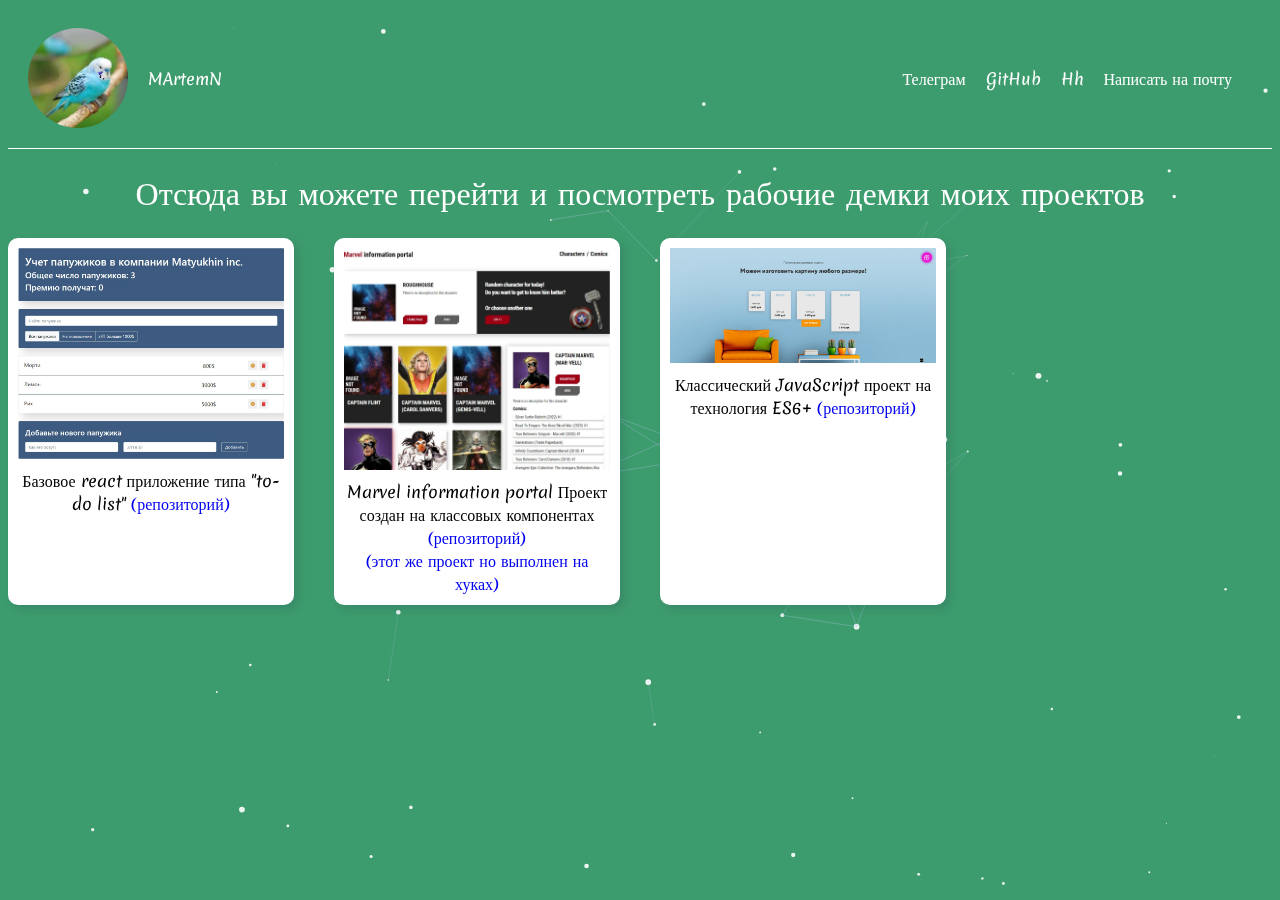
<file: index.html>
<!DOCTYPE html>
<html lang="ru">
<head>
    <meta charset="UTF-8">
    <meta http-equiv="X-UA-Compatible" content="IE=edge">
    <meta name="viewport" content="width=device-width, initial-scale=1.0">
    <title>MArtemN.github.io</title>
    <link rel="stylesheet" href="css/style.min.css">
    <link rel="preconnect" href="https://fonts.googleapis.com">
    <link rel="preconnect" href="https://fonts.gstatic.com" crossorigin>
    <link href="https://fonts.googleapis.com/css2?family=Merienda:wght@400;700&display=swap" rel="stylesheet">
</head>
<body>
    <canvas id="stars"></canvas>
    <header>
        <div class="logo">
            <a href="https://github.com/MArtemN">
                <img src="img/logo.jpg" alt="logo-birds">
                MArtemN
            </a>
        </div>

        <ul>
            <li><a href="https://t.me/MArtemN">Телеграм</a></li>
            <li><a href="https://github.com/MArtemN">GitHub</a></li>
            <li><a href="https://tula.hh.ru/resume/3318c3f7ff095279a20039ed1f354837484c6b">Hh</a></li>
            <li><a href="mailto:ma@webvibe.ru">Написать на почту</a></li>
        </ul>
    </header>
    
    <div class="container">
        <h1>Отсюда вы можете перейти и посмотреть рабочие демки моих проектов</h1>
        <div class="project__container">
            <div class="project__container__item">
                <a class="custom_link" href="https://martemn.github.io/employees-list">
                    <img src="img/employees-app.jpg" alt="employees-app">
                </a>
                <div class="descr">Базовое react приложение типа "to-do list"
                    <a href="https://github.com/MArtemN/react-employees-list-to-do">(репозиторий)</a>
                </div>
            </div>
            <div class="project__container__item">
                <a class="custom_link" href="https://martemn.github.io/marvel-class">
                    <img src="img/marvel-class.jpg" alt="employees-app">
                </a>
                <div class="descr">Marvel information portal Проект создан на классовых компонентах
                    <a href="https://github.com/MArtemN/marvel-react-class">(репозиторий)</a><br>
                    <a href="https://github.com/MArtemN/marvel-react-hooks">(этот же проект но выполнен на хуках)</a>
                </div>
            </div>
            <div class="project__container__item">
                <a class="custom_link" href="https://martemn.github.io/picture-art">
                    <img src="img/picture-art.jpg" alt="picture-art">
                </a>
                <div class="descr">Классический JavaScript проект на технология ES6+
                    <a href="https://github.com/MArtemN/picture-art">(репозиторий)</a>
                </div>
            </div>
        </div>
    </div>
    <script src="js/stars.js" type="text/javascript"></script>
</body>
</html>
</file>
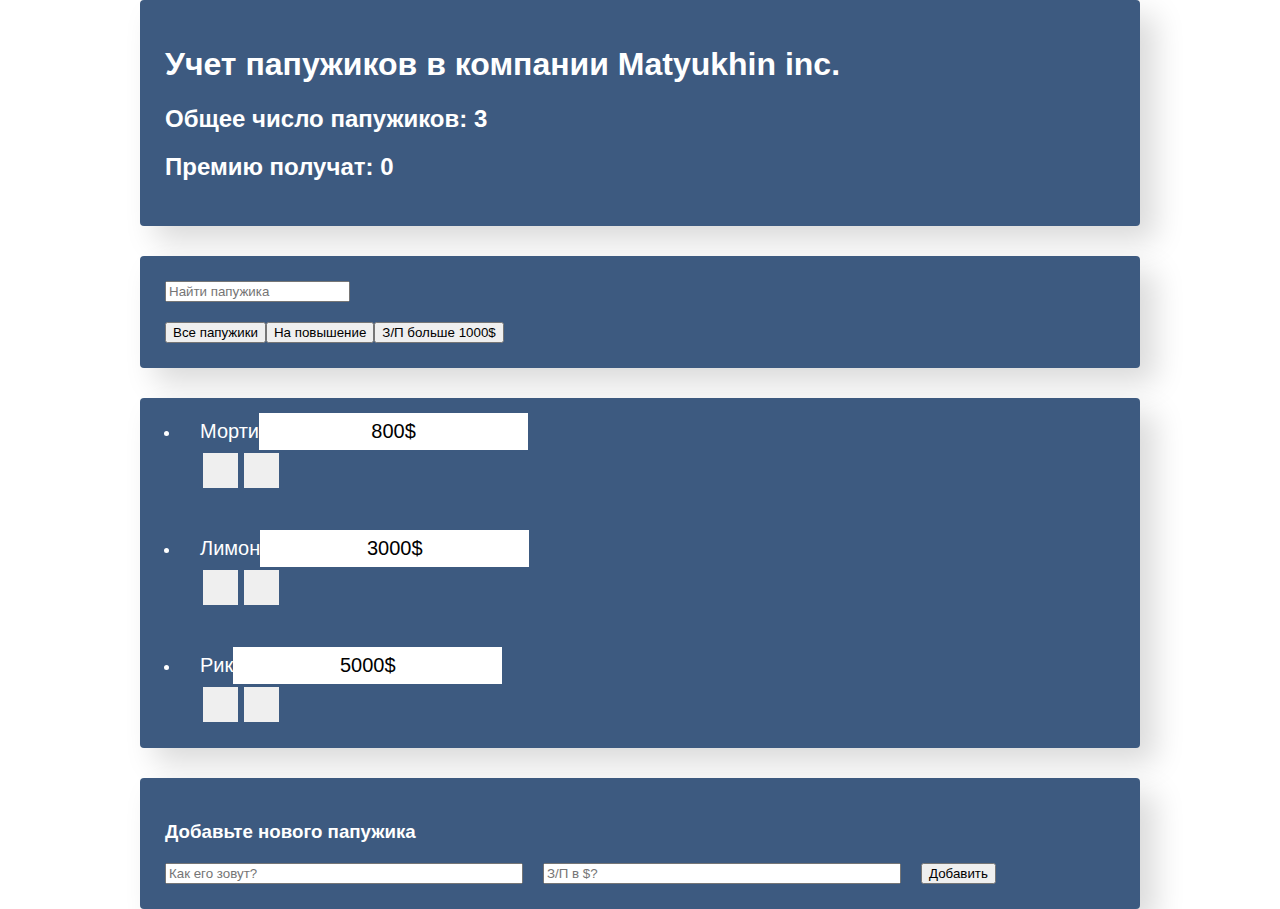
<file: employees-list/index.html>
<!doctype html><html lang="en"><head><meta charset="utf-8"/><link rel="icon" href="favicon.ico"/><meta name="viewport" content="width=device-width,initial-scale=1"/><meta name="theme-color" content="#000000"/><meta name="description" content="Web site created using create-react-app"/><link href="https://cdn.jsdelivr.net/npm/bootstrap@5.1.3/dist/css/bootstrap.min.css" rel="stylesheet" integrity="sha384-1BmE4kWBq78iYhFldvKuhfTAU6auU8tT94WrHftjDbrCEXSU1oBoqyl2QvZ6jIW3" crossorigin="anonymous"><link rel="stylesheet" href="https://cdnjs.cloudflare.com/ajax/libs/font-awesome/6.1.2/css/all.min.css" integrity="sha512-1sCRPdkRXhBV2PBLUdRb4tMg1w2YPf37qatUFeS7zlBy7jJI8Lf4VHwWfZZfpXtYSLy85pkm9GaYVYMfw5BC1A==" crossorigin="anonymous" referrerpolicy="no-referrer"/><title>React App</title><script defer="defer" src="static/js/main.55bba32e.js"></script><link href="static/css/main.29ec7597.css" rel="stylesheet"></head><body><noscript>You need to enable JavaScript to run this app.</noscript><div id="root"></div></body></html>
</file>
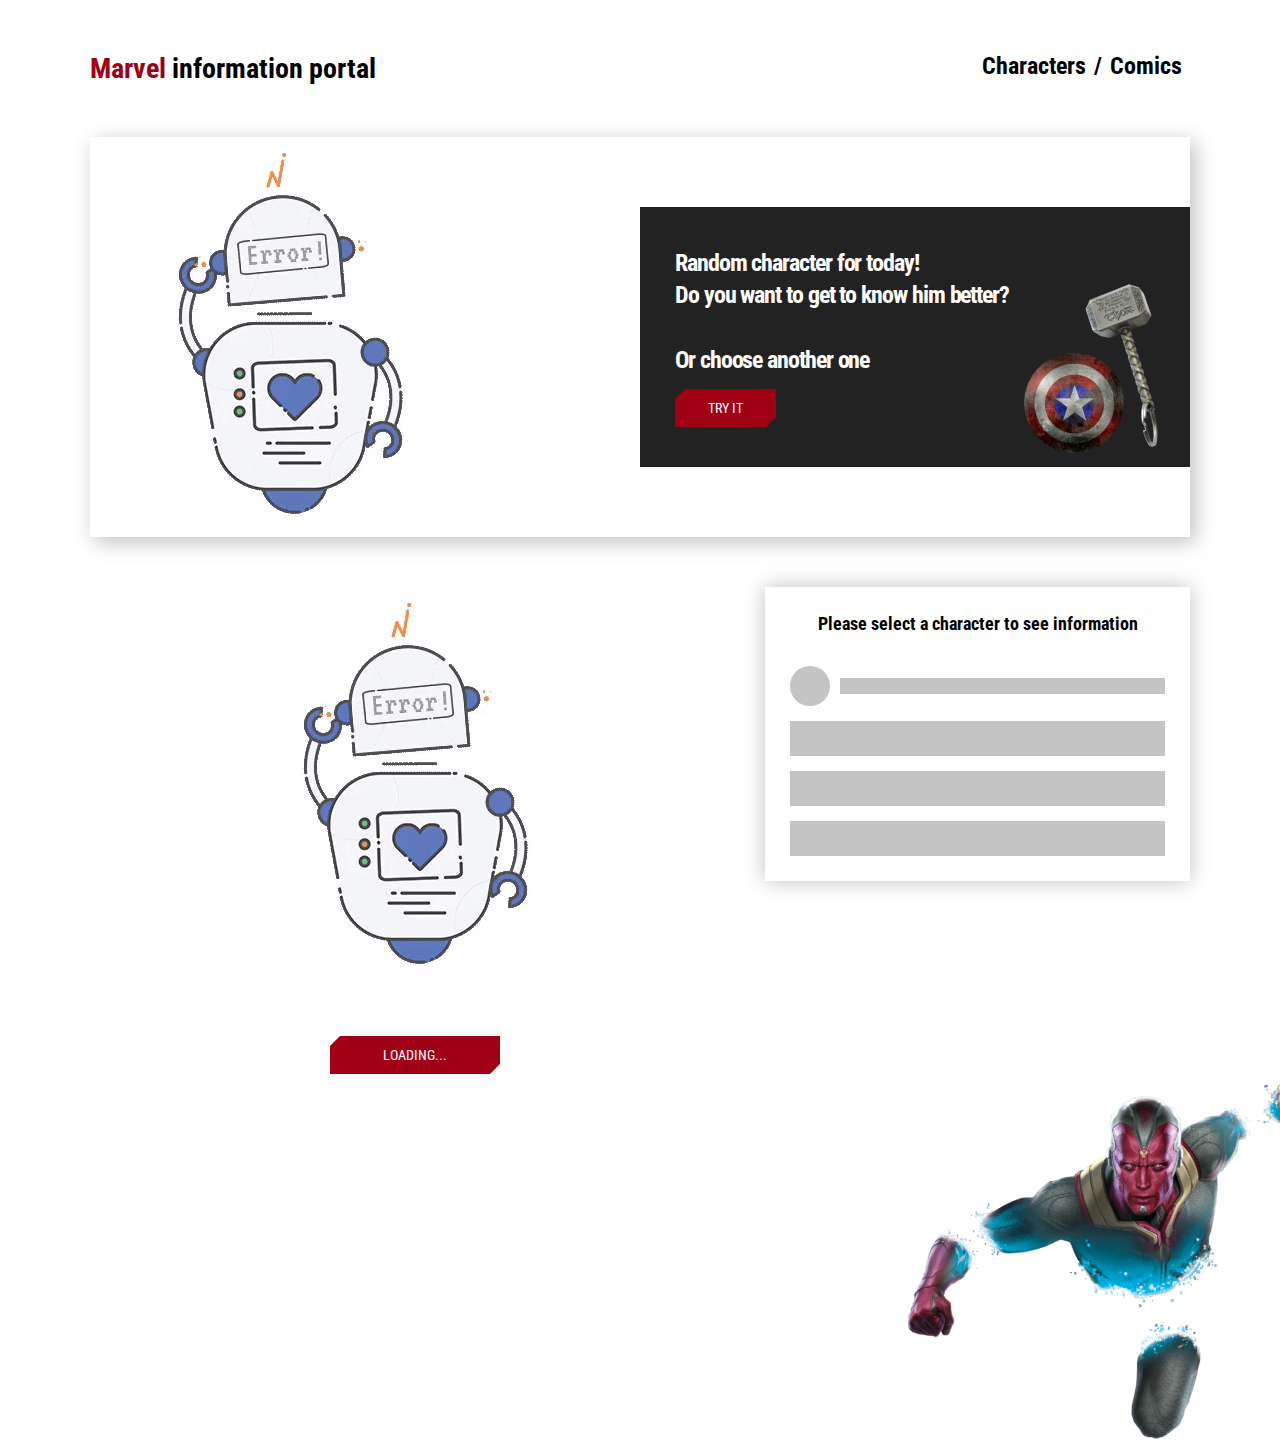
<file: marvel-class/index.html>
<!doctype html><html lang="en"><head><meta charset="utf-8"/><link rel="icon" href="/marvel-class/favicon.ico"/><meta name="viewport" content="width=device-width,initial-scale=1"/><meta name="theme-color" content="#000000"/><meta name="description" content="Marvel information portal"/><title>Marvel information portal</title><link href="/marvel-class/static/css/main.a68352c3.chunk.css" rel="stylesheet"></head><body><noscript>You need to enable JavaScript to run this app.</noscript><div id="root"></div><script>!function(e){function r(r){for(var n,l,a=r[0],f=r[1],i=r[2],c=0,s=[];c<a.length;c++)l=a[c],Object.prototype.hasOwnProperty.call(o,l)&&o[l]&&s.push(o[l][0]),o[l]=0;for(n in f)Object.prototype.hasOwnProperty.call(f,n)&&(e[n]=f[n]);for(p&&p(r);s.length;)s.shift()();return u.push.apply(u,i||[]),t()}function t(){for(var e,r=0;r<u.length;r++){for(var t=u[r],n=!0,a=1;a<t.length;a++){var f=t[a];0!==o[f]&&(n=!1)}n&&(u.splice(r--,1),e=l(l.s=t[0]))}return e}var n={},o={1:0},u=[];function l(r){if(n[r])return n[r].exports;var t=n[r]={i:r,l:!1,exports:{}};return e[r].call(t.exports,t,t.exports,l),t.l=!0,t.exports}l.m=e,l.c=n,l.d=function(e,r,t){l.o(e,r)||Object.defineProperty(e,r,{enumerable:!0,get:t})},l.r=function(e){"undefined"!=typeof Symbol&&Symbol.toStringTag&&Object.defineProperty(e,Symbol.toStringTag,{value:"Module"}),Object.defineProperty(e,"__esModule",{value:!0})},l.t=function(e,r){if(1&r&&(e=l(e)),8&r)return e;if(4&r&&"object"==typeof e&&e&&e.__esModule)return e;var t=Object.create(null);if(l.r(t),Object.defineProperty(t,"default",{enumerable:!0,value:e}),2&r&&"string"!=typeof e)for(var n in e)l.d(t,n,function(r){return e[r]}.bind(null,n));return t},l.n=function(e){var r=e&&e.__esModule?function(){return e.default}:function(){return e};return l.d(r,"a",r),r},l.o=function(e,r){return Object.prototype.hasOwnProperty.call(e,r)},l.p="/marvel-class/";var a=this.webpackJsonpmarvel=this.webpackJsonpmarvel||[],f=a.push.bind(a);a.push=r,a=a.slice();for(var i=0;i<a.length;i++)r(a[i]);var p=f;t()}([])</script><script src="/marvel-class/static/js/2.5e8bb286.chunk.js"></script><script src="/marvel-class/static/js/main.b0cb2a46.chunk.js"></script></body></html>
</file>
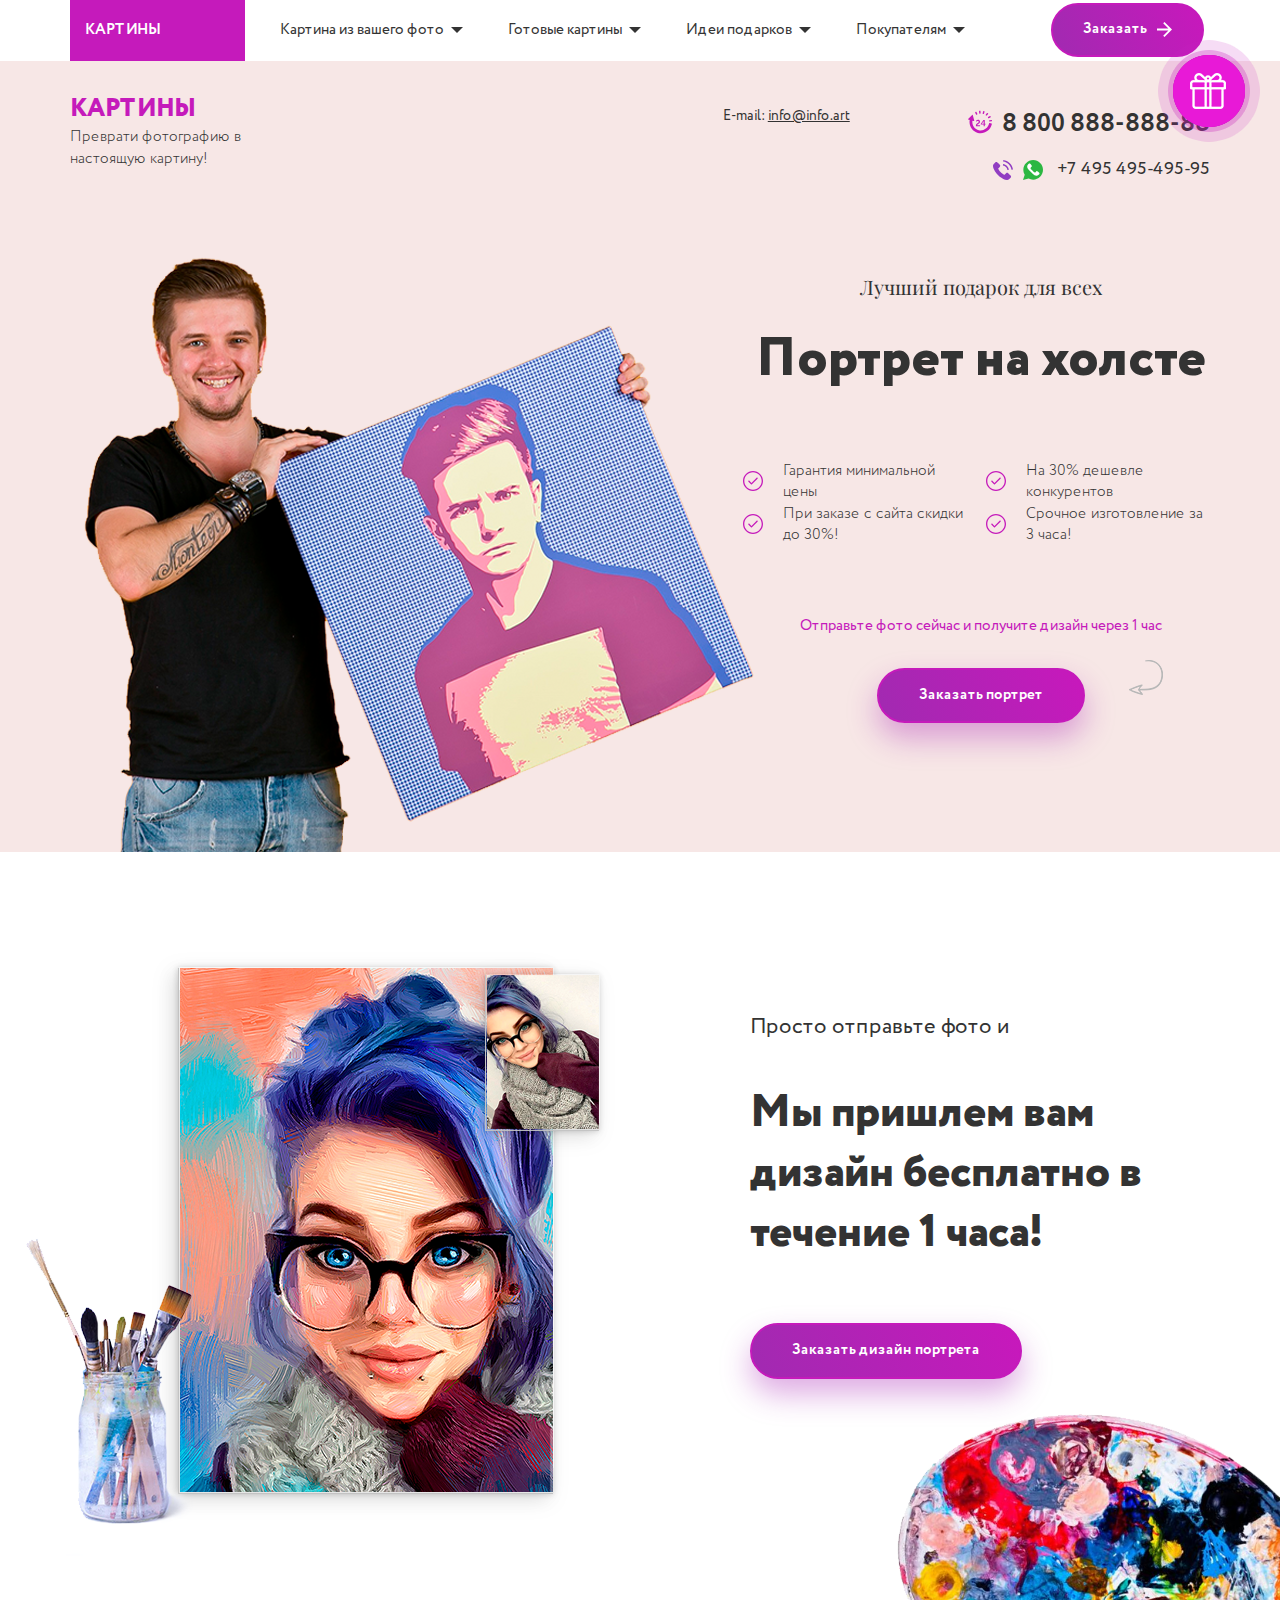
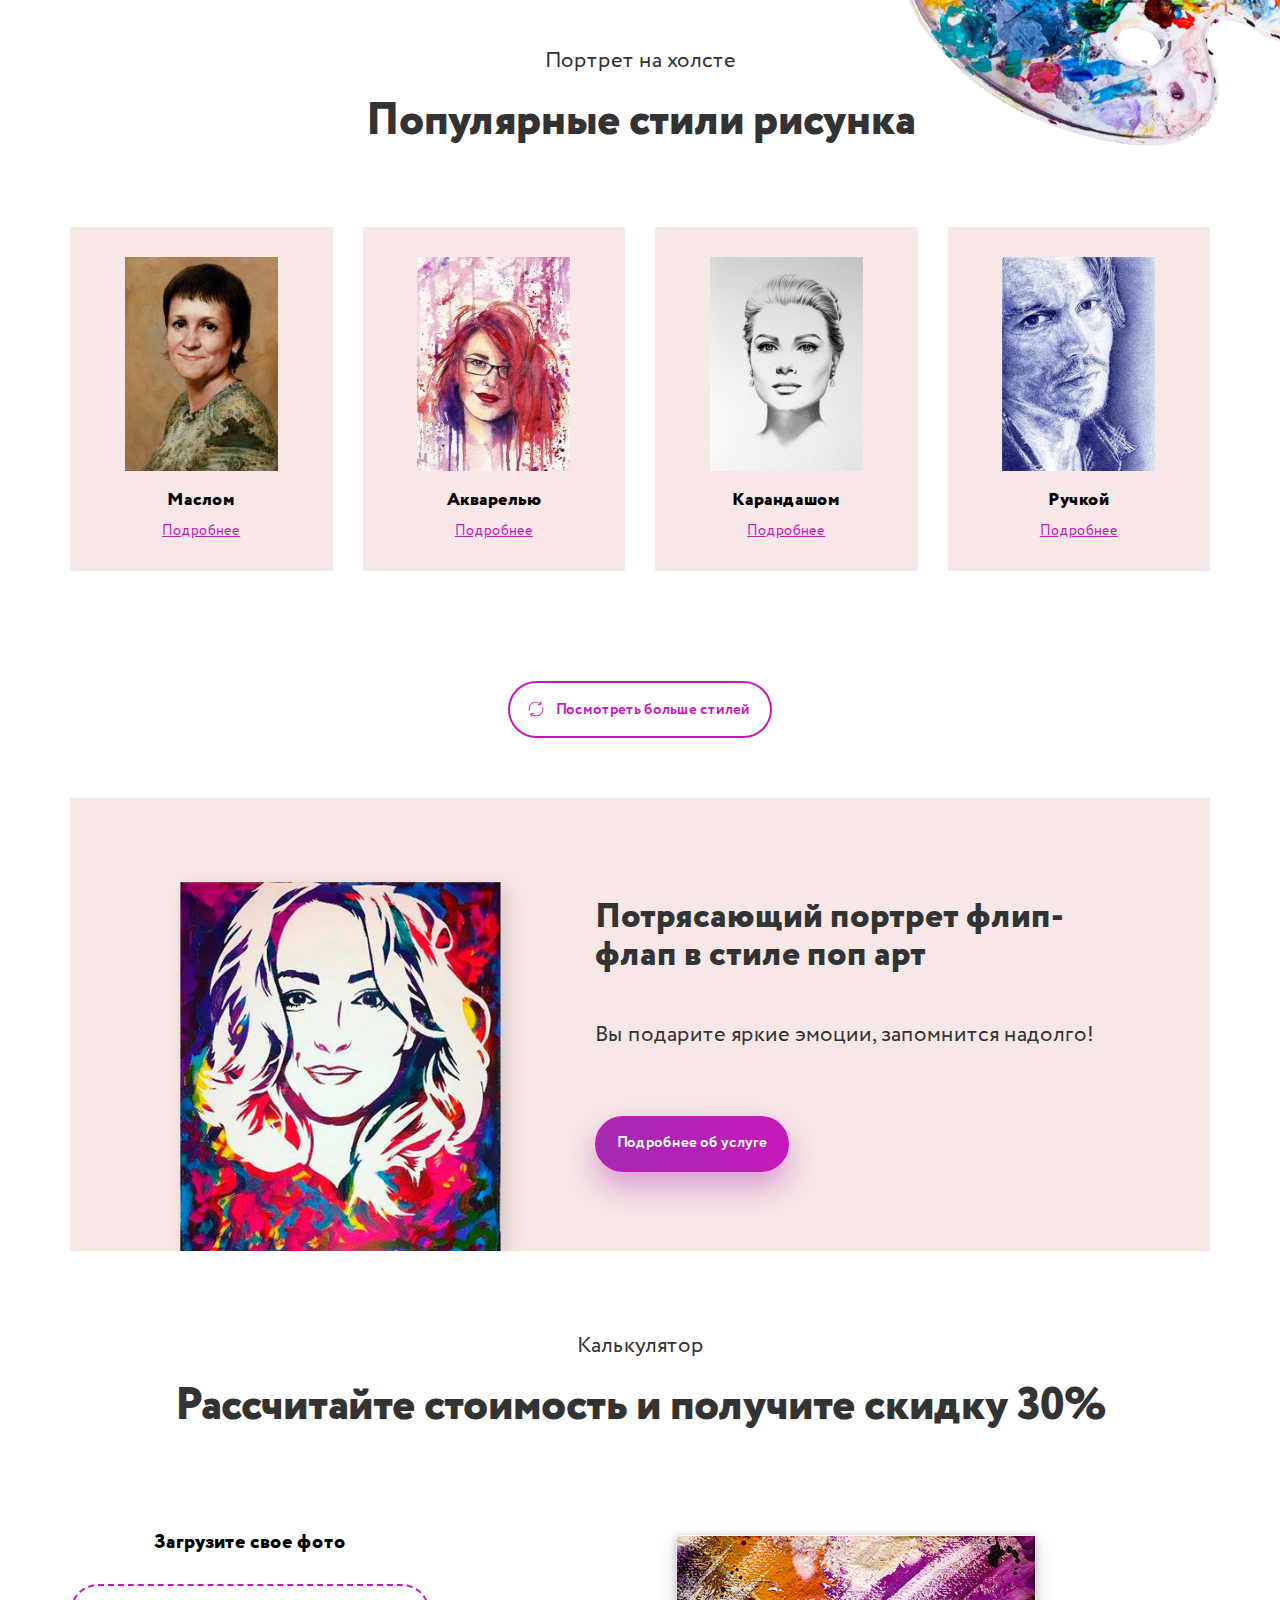
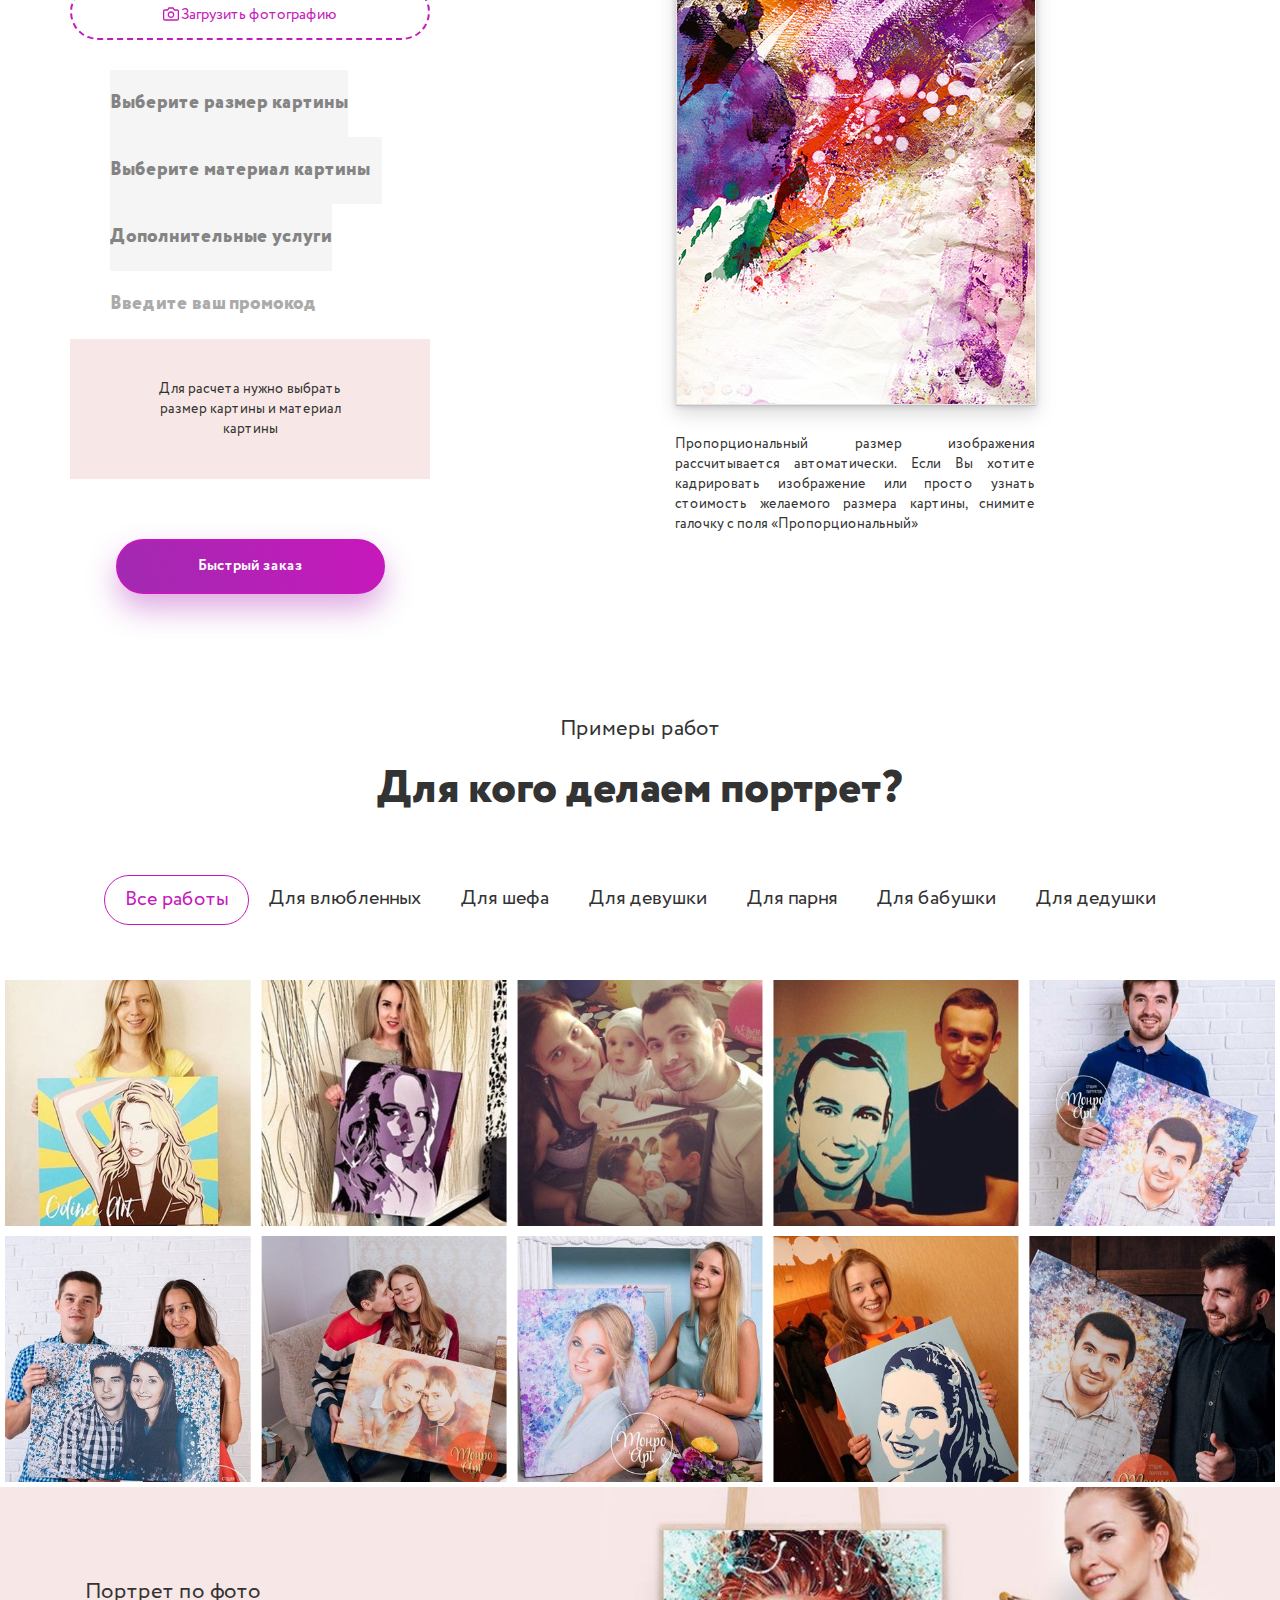
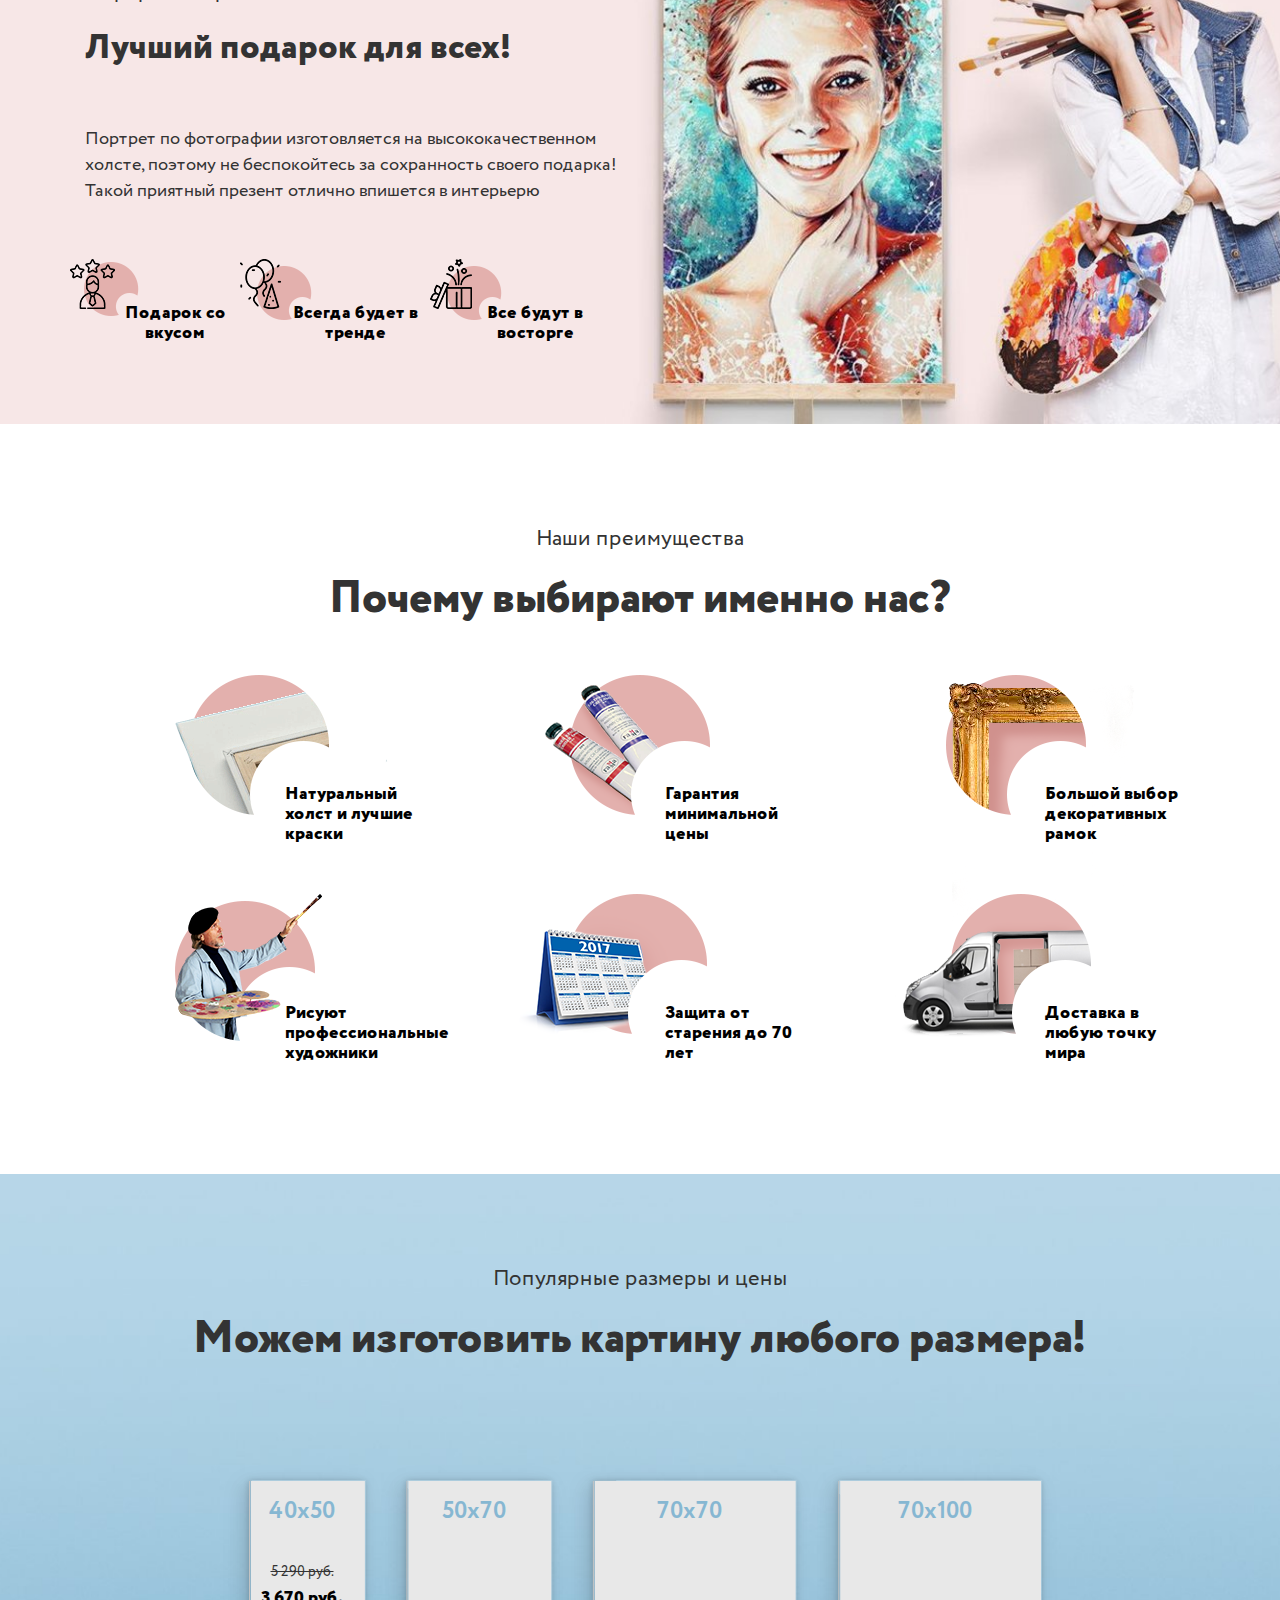
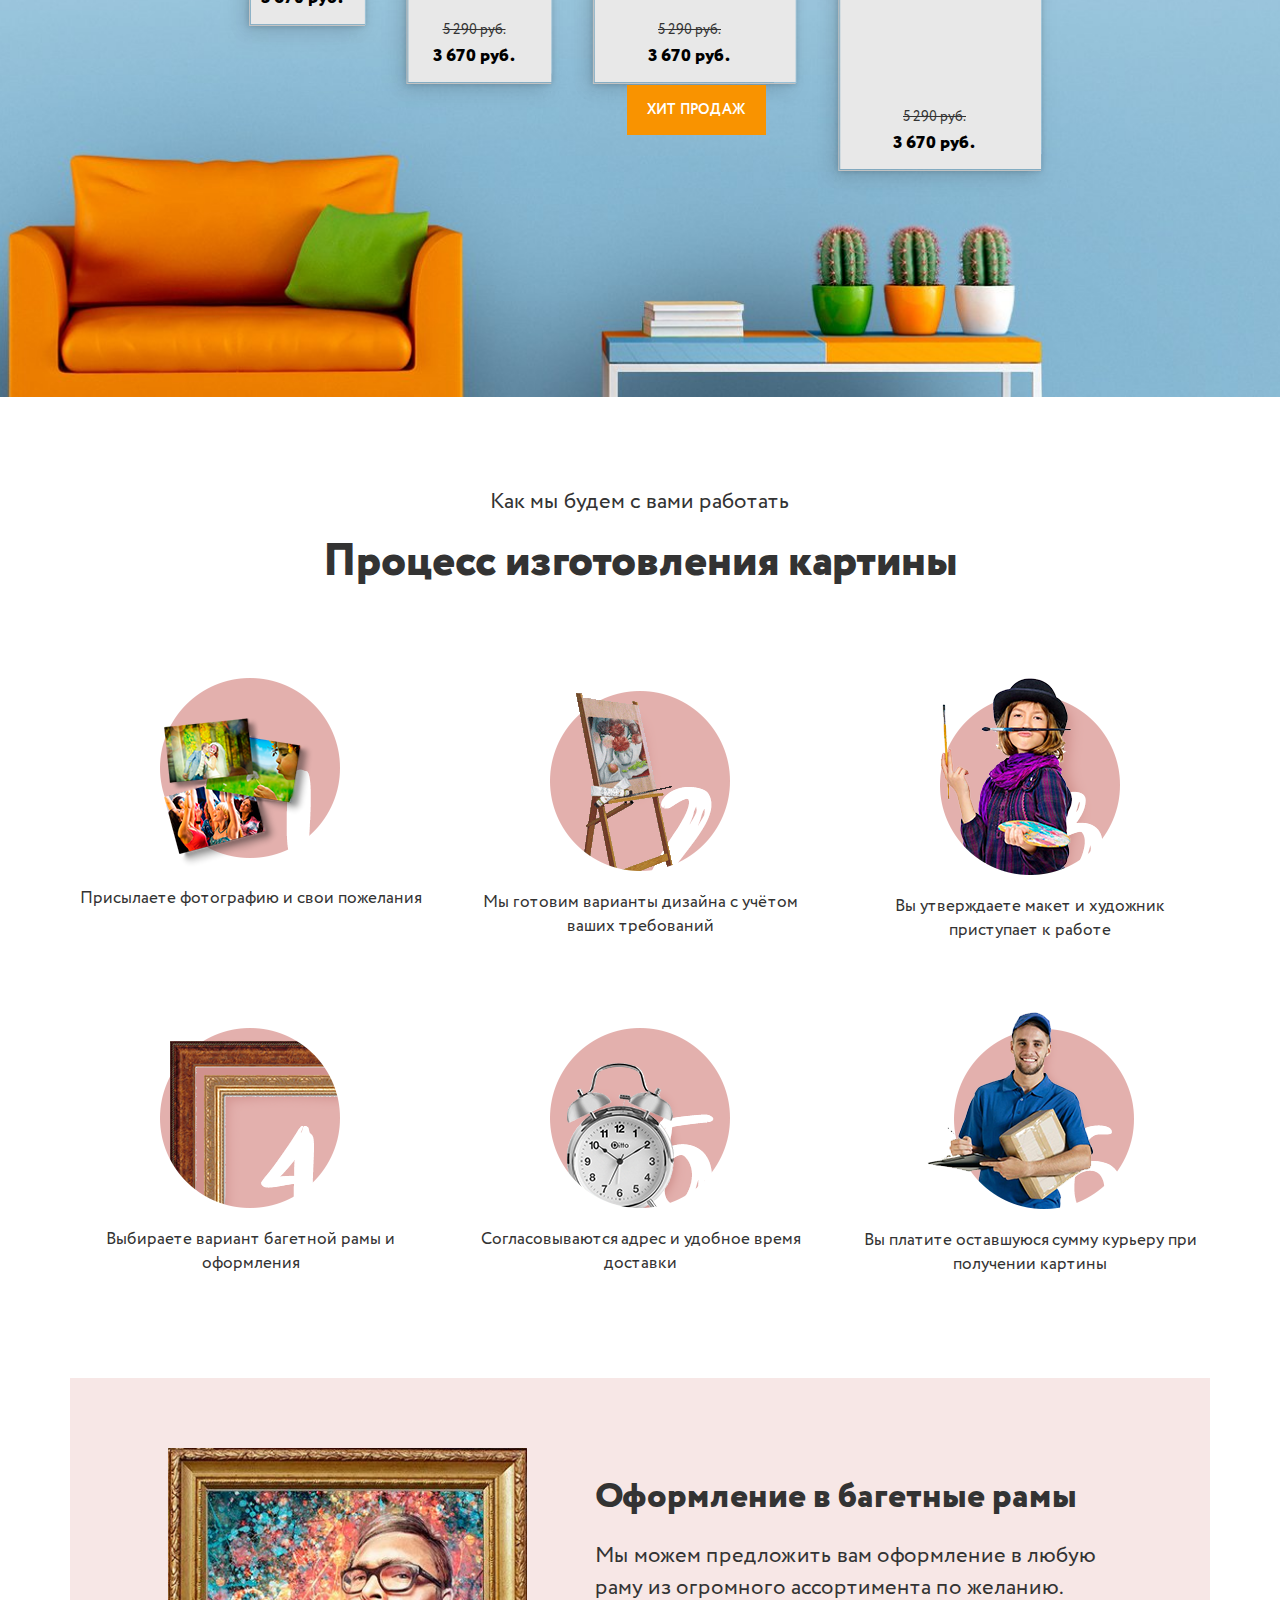
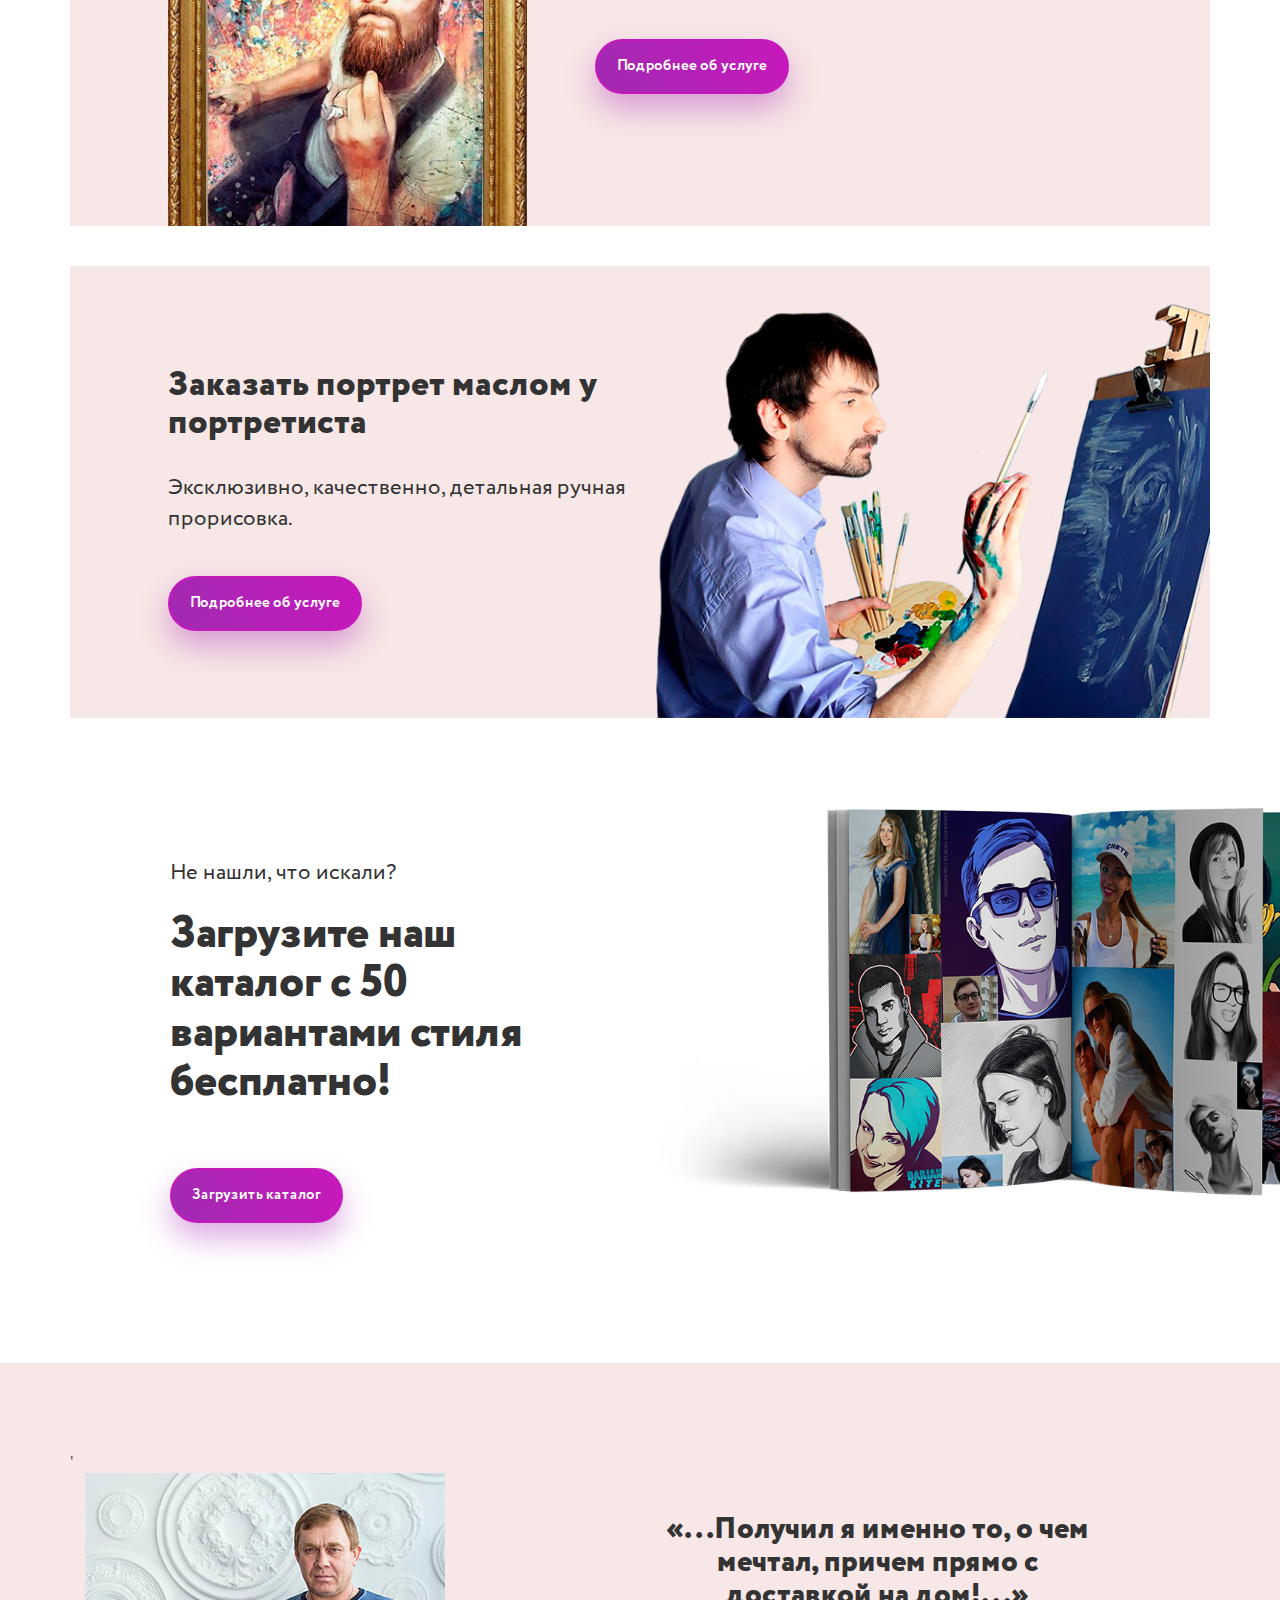
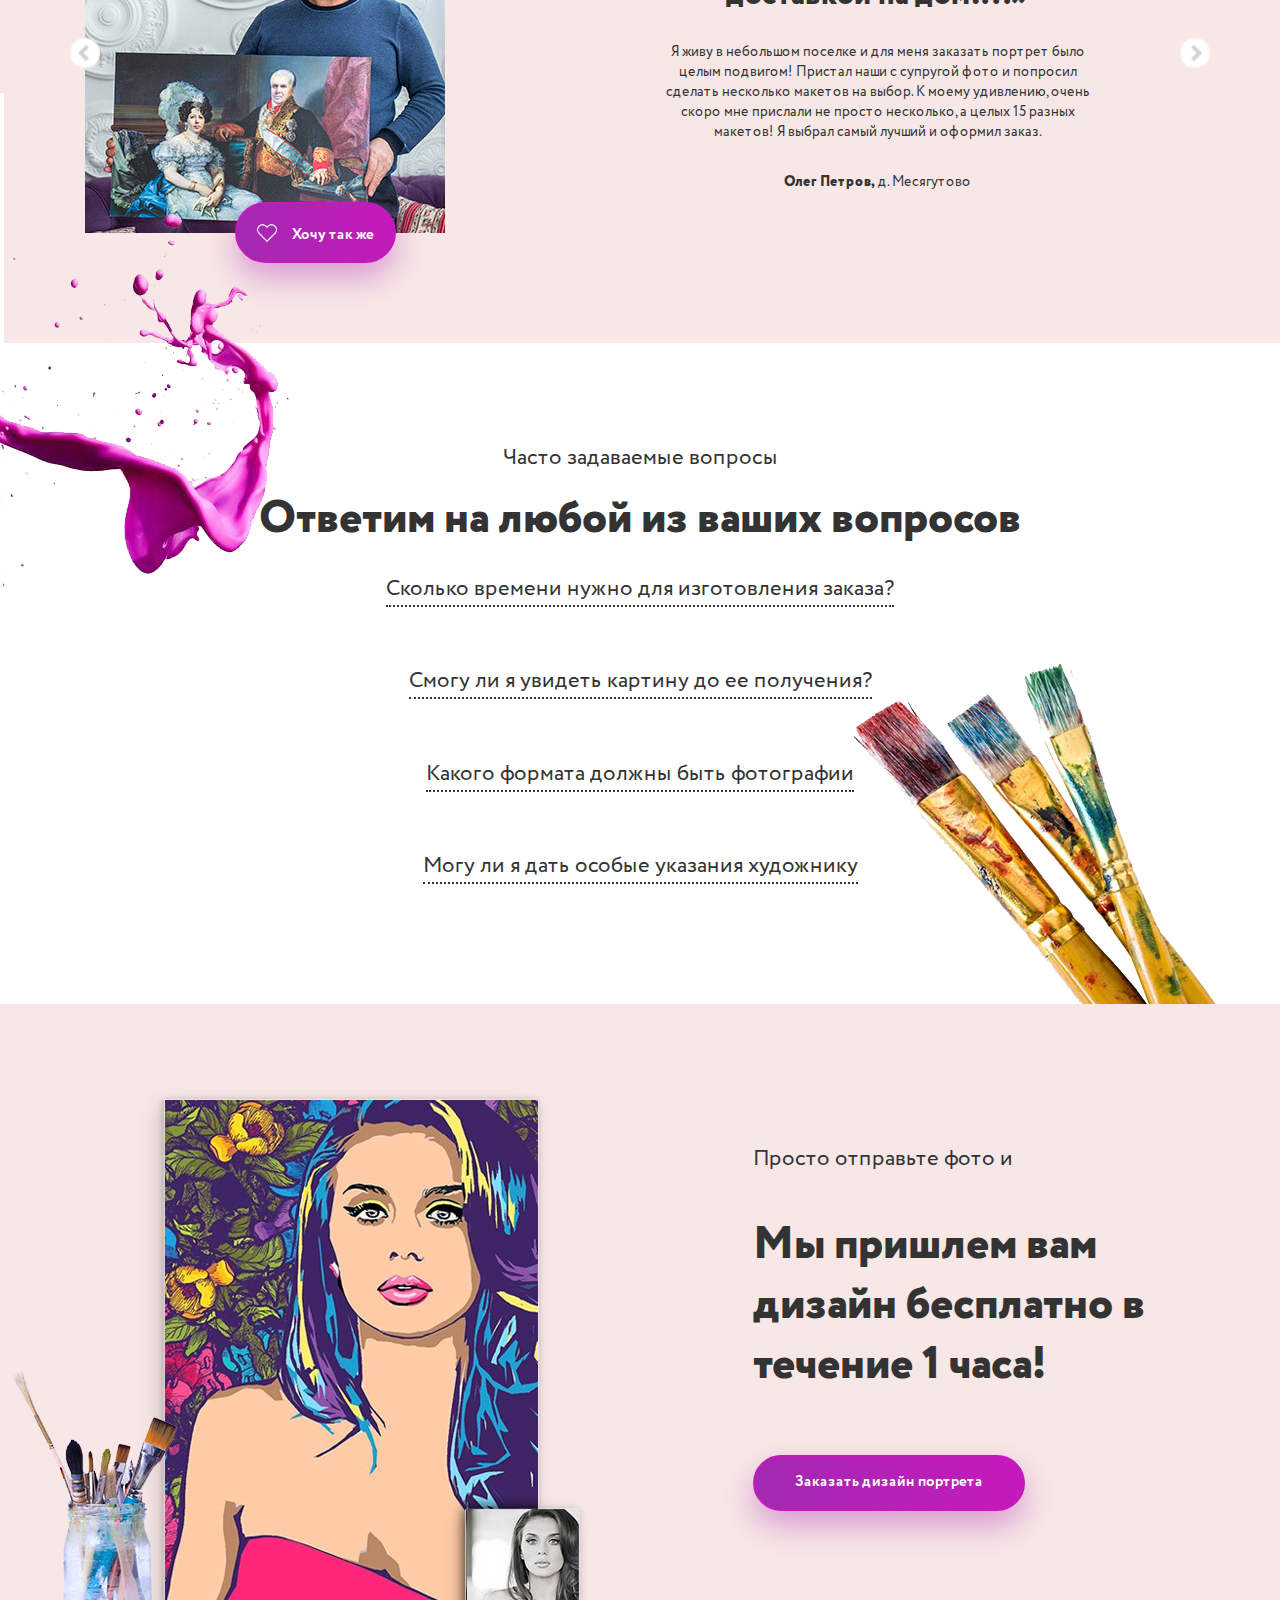
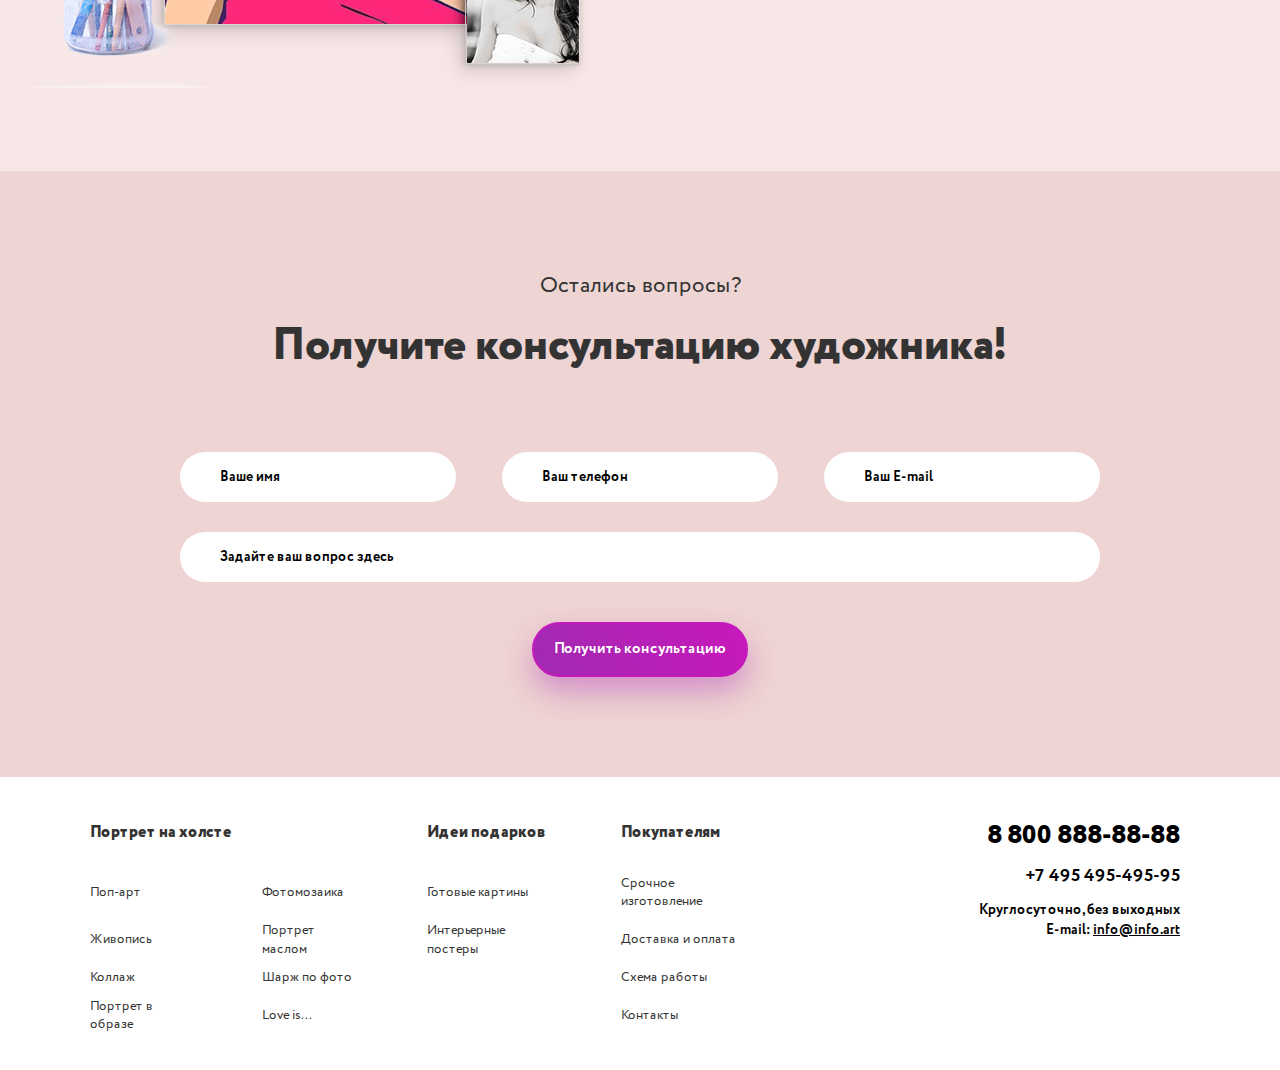
<file: picture-art/index.html>
<!DOCTYPE html><html lang="ru"><head><meta charset="UTF-8"><meta name="viewport" content="width=device-width,initial-scale=1"><title>Картины - портрет на холсте</title><link rel="stylesheet" href="assets/css/bootstrap.css"><link rel="stylesheet" href="https://cdnjs.cloudflare.com/ajax/libs/animate.css/4.1.1/animate.min.css"><link rel="stylesheet" href="assets/css/main.css"></head><body><img class="fixed-gift wow animate__animated animate__pulse animate__infinite" src="assets/img/gift.png" alt><header id="up" class="header"><div class="container"><div class="col-md-2 col-sm-3 col-xs-6"><div class="overlay"></div><div class="no-burger"><p class="logo">КАРТИНЫ</p></div><button class="burger"><img src="assets/img/burger.svg" alt><span>Каталог товаров</span></button><ul class="burger-menu"><li><a href="#styles">Картина из вашего фото</a></li><li><a href="#portfolio">Готовые картины</a></li><li><a href="#portfolio">Идеи подарков</a></li><li><a href="#often-questions">Покупателям</a></li></ul></div><div class="col-md-8 hidden-sm hidden-xs"><ul class="header-menu"><li><a href="#">Картина из вашего фото</a><ul class="burger-menu header-menu-sub"><li><a href="#styles">Фотомозаика</a></li><li><a href="#styles">Шарж по фото</a></li><li><a href="#styles">Love is...</a></li></ul></li><li><a href="#">Готовые картины</a><ul class="burger-menu header-menu-sub"><li><a href="#portfolio">Портрет</a></li><li><a href="#portfolio">Живопись</a></li><li><a href="#portfolio">Коллаж</a></li></ul></li><li><a href="#">Идеи подарков</a><ul class="burger-menu header-menu-sub"><li><a href="#portfolio">Готовые картины</a></li><li><a href="#portfolio">Интерьерные постеры</a></li></ul></li><li><a href="#">Покупателям</a><ul class="burger-menu header-menu-sub"><li><a href="#often-questions">Срочное изготовление</a></li><li><a href="#often-questions">Доставка и оплата</a></li><li><a href="#scheme">Схема работы</a></li><li><a href="#footer">Контакты</a></li></ul></li></ul></div><div class="col-md-2 col-md-offset-0 col-sm-3 col-sm-offset-6 col-xs-6"><div class="button-wrap"><button class="button button-order button-design">Заказать<img src="assets/img/button-right-arrow.svg" alt></button></div></div></div></header><main class="main"><div class="container"><div class="row"><div class="col-md-3 col-sm-4 col-xs-5"><p class="logo">Картины</p><p class="logo-p">Преврати фотографию в настоящую картину!</p></div><div class="col-md-3 col-md-offset-3 col-sm-offset-0 col-sm-4 hidden-xs"><p class="email">E-mail: <a href="mailto:info@kartiny.art">info@info.art</a></p></div><div class="col-md-3 col-sm-4 col-xs-7"><p class="phone">8 800 888-888-88</p><p class="phone-whatsapp"><img class="icons" src="assets/img/telephone.svg" alt><img class="icons" src="assets/img/whatsapp.svg" alt> +7 495 495-495-95</p></div></div><div class="row"><div class="col-md-7"><div class="main-slider"><div class="main-slider-item"><img src="assets/img/main-1.png" alt></div><div class="main-slider-item"><img src="assets/img/main-2.png" alt></div></div></div><div class="col-md-5"><p class="p-heading-italic">Лучший подарок для всех</p><h1 class="wow fadeInUp">Портрет на холсте</h1><div class="row"><div class="col-md-6 col-md-offset-0 col-sm-6 col-sm-offset-3"><p class="main-features"><img src="assets/img/checked.svg" alt>Гарантия минимальной цены</p></div><div class="col-md-6 col-md-offset-0 col-sm-6 col-sm-offset-3"><p class="main-features"><img src="assets/img/checked.svg" alt>На 30% дешевле конкурентов</p></div><div class="col-md-6 col-md-offset-0 col-sm-6 col-sm-offset-3"><p class="main-features"><img src="assets/img/checked.svg" alt>При заказе с сайта скидки до 30%!</p></div><div class="col-md-6 col-md-offset-0 col-sm-6 col-sm-offset-3"><p class="main-features"><img src="assets/img/checked.svg" alt>Срочное изготовление за 3 часа!</p></div></div><p class="p-button">Отправьте фото сейчас и получите дизайн через 1 час</p><button class="button button-order button-design"><img class="button-order-img" src="assets/img/button-arrow.png" alt>Заказать портрет</button></div></div></div></main><section class="promo"><div class="container"><div class="col-md-7"><img class="promo-img" src="assets/img/promo-1.png" alt></div><div class="col-md-5"><p>Просто отправьте фото и</p><h2 class="wow fadeInUp">Мы пришлем вам дизайн бесплатно в течение 1 часа!</h2><button class="button button-order button-design">Заказать дизайн портрета</button></div></div><img class="palette" src="assets/img/palette.png" alt></section><section class="styles" id="styles"><div class="container"><p class="p-heading">Портрет на холсте</p><h2>Популярные стили рисунка</h2><div class="row"><div class="col-sm-3 col-sm-offset-0 col-xs-10 col-xs-offset-1"><div class="styles-block"><img src="assets/img/styles-1.jpg" alt><h4>Маслом</h4><a href="#">Подробнее</a></div></div><div class="col-sm-3 col-sm-offset-0 col-xs-10 col-xs-offset-1"><div class="styles-block"><img src="assets/img/styles-2.jpg" alt><h4>Акварелью</h4><a href="#">Подробнее</a></div></div><div class="col-sm-3 col-sm-offset-0 col-xs-10 col-xs-offset-1"><div class="styles-block"><img src="assets/img/styles-3.jpg" alt><h4>Карандашом</h4><a href="#">Подробнее</a></div></div><div class="col-sm-3 col-sm-offset-0 col-xs-10 col-xs-offset-1"><div class="styles-block"><img src="assets/img/styles-4.jpg" alt><h4>Ручкой</h4><a href="#">Подробнее</a></div></div></div><button class="button button-transparent button-styles">Посмотреть больше стилей</button></div><img class="paints" src="assets/img/paints.png" alt></section><section class="card card-1 wow fadeIn"><div class="container"><div class="card-block"><div class="row"><div class="col-md-4 col-md-offset-1 col-sm-4 col-sm-offset-1"><img src="assets/img/card-1.png" alt></div><div class="col-md-5 col-md-offset-1 col-sm-5 col-sm-offset-1"><div class="card-block-text"><h3>Потрясающий портрет флип-флап в стиле поп арт</h3><p class="p-heading">Вы подарите яркие эмоции, запомнится надолго!</p><button class="button button-order button-consultation wow zoomIn">Подробнее об услуге</button></div></div></div></div></div></section><section class="calc"><div class="container"><p class="p-heading">Калькулятор</p><h2>Рассчитайте стоимость и получите скидку 30%</h2><div class="row"><div class="col-md-4 col-offset-1"><form class="form form__calc" action="#" method="POST" enctype="multipart/form-data"><h4>Загрузите свое фото</h4><div class="file_upload"><button type="button">Загрузить фотографию</button><div>Файл не выбран</div><input type="file" name="upload"></div><select id="size"><option value>Выберите размер картины</option></select> <select id="material"><option value>Выберите материал картины</option></select> <select id="options"><option value>Дополнительные услуги</option></select> <input type="text" class="promocode" placeholder="Введите ваш промокод"><div class="calc-price">Для расчета нужно выбрать размер картины и материал картины</div><button class="button button-order">Быстрый заказ</button></form></div><div class="col-md-4 col-md-offset-2 hidden-sm hidden-xs"><img src="assets/img/calc-1.png" alt><p class="calc-text">Пропорциональный размер изображения рассчитывается автоматически. Если Вы хотите кадрировать изображение или просто узнать стоимость желаемого размера картины, снимите галочку с поля «Пропорциональный»</p></div></div></div></section><section class="portfolio" id="portfolio"><div class="container"><div class="p-heading">Примеры работ</div><h2>Для кого делаем портрет?</h2><ul class="portfolio-menu"><li class="all active" data-filter="all">Все работы</li><li class="lovers" data-filter="lovers">Для влюбленных</li><li class="chef" data-filter="chef">Для шефа</li><li class="girl" data-filter="girl">Для девушки</li><li class="guy" data-filter="guy">Для парня</li><li class="grandmother" data-filter="no-content">Для бабушки</li><li class="granddad" data-filter="no-content">Для дедушки</li></ul></div><div class="portfolio-wrapper"><div class="portfolio-block all girl"><img src="assets/img/portfolio-1.jpg" alt></div><div class="portfolio-block all girl"><img src="assets/img/portfolio-2.jpg" alt></div><div class="portfolio-block all lovers"><img src="assets/img/portfolio-3.jpg" alt></div><div class="portfolio-block all guy"><img src="assets/img/portfolio-4.jpg" alt></div><div class="portfolio-block all chef"><img src="assets/img/portfolio-5.jpg" alt></div><div class="portfolio-block all lovers"><img src="assets/img/portfolio-6.jpg" alt></div><div class="portfolio-block all lovers"><img src="assets/img/portfolio-7.jpg" alt></div><div class="portfolio-block all girl"><img src="assets/img/portfolio-8.jpg" alt></div><div class="portfolio-block all girl"><img src="assets/img/portfolio-9.jpg" alt></div><div class="portfolio-block all chef"><img src="assets/img/portfolio-10.jpg" alt></div></div><div class="container"><p class="portfolio-no">Таких портретов мы еще не делали, хотите быть первыми?</p></div></section><section class="gift"><div class="container"><div class="col-md-6"><p class="p-heading">Портрет по фото</p><h3>Лучший подарок для всех!</h3><p class="gift-text">Портрет по фотографии изготовляется на высококачественном холсте, поэтому не беспокойтесь за сохранность своего подарка! Такой приятный презент отлично впишется в интерьерю</p><div class="gift-features"><div class="col-sm-4"><h4 class="wow swing" data-wow-delay="0.2s"><img class="gift-img-1" src="assets/img/gift-1.png" alt>Подарок со вкусом</h4></div><div class="col-sm-4"><h4 class="wow swing" data-wow-delay="0.4s"><img class="gift-img-2" src="assets/img/gift-2.png" alt>Всегда будет в тренде</h4></div><div class="col-sm-4"><h4 class="wow swing" data-wow-delay="0.6s"><img class="gift-img-3" src="assets/img/gift-3.png" alt>Все будут в восторге</h4></div></div></div></div></section><section class="features"><div class="container"><p class="p-heading">Наши преимущества</p><h2>Почему выбирают именно нас?</h2><div class="col-md-4 col-sm-6 wow rotateIn" data-wow-delay="0.1s"><h4><img class="features-img-1" src="assets/img/features-1.png" alt>Натуральный холст и лучшие краски</h4></div><div class="col-md-4 col-sm-6 wow rotateIn" data-wow-delay="0.2s"><h4><img class="features-img-2" src="assets/img/features-2.png" alt>Гарантия минимальной цены</h4></div><div class="col-md-4 col-sm-6 wow rotateIn" data-wow-delay="0.3s"><h4><img class="features-img-3" src="assets/img/features-3.png" alt>Большой выбор декоративных рамок</h4></div><div class="col-md-4 col-sm-6 wow rotateIn" data-wow-delay="0.4s"><h4><img class="features-img-4" src="assets/img/features-4.png" alt>Рисуют профессиональные художники</h4></div><div class="col-md-4 col-sm-6 wow rotateIn" data-wow-delay="0.5s"><h4><img class="features-img-5" src="assets/img/features-5.png" alt>Защита от старения до 70 лет</h4></div><div class="col-md-4 col-sm-6 wow rotateIn" data-wow-delay="0.6s"><h4><img class="features-img-6" src="assets/img/features-6.png" alt>Доставка в любую точку мира</h4></div></div></section><section class="sizes"><div class="container"><div class="p-heading">Популярные размеры и цены</div><h2>Можем изготовить картину любого размера!</h2><div class="col-md-10 col-md-offset-1 col-xs-12 col-xs-offset-0"><div class="sizes-wrapper"><div class="sizes-block"><img class="size-1" src="assets/img/sizes-1.png" alt><p class="size">40x50</p><p class="starting-price">5 290 руб.</p><p class="final-price">3 670 руб.</p></div><div class="sizes-block"><img class="size-2" src="assets/img/sizes-2.png" alt><p class="size">50x70</p><p class="starting-price">5 290 руб.</p><p class="final-price">3 670 руб.</p></div><div class="sizes-block"><img class="size-3" src="assets/img/sizes-3.png" alt><p class="size">70x70</p><p class="starting-price">5 290 руб.</p><p class="final-price">3 670 руб.</p><p class="sizes-hit">Хит продаж</p></div><div class="sizes-block"><img class="size-4" src="assets/img/sizes-4.png" alt><p class="size">70x100</p><p class="starting-price">5 290 руб.</p><p class="final-price">3 670 руб.</p></div></div></div></div></section><section class="scheme" id="scheme"><div class="container"><p class="p-heading">Как мы будем с вами работать</p><h2>Процесс изготовления картины</h2><div class="row"><div class="col-md-4 col-sm-6 col-xs-12"><div class="scheme-block"><img src="assets/img/scheme-1.png" alt><p>Присылаете фотографию и свои пожелания</p></div></div><div class="col-md-4 col-sm-6 col-xs-12"><div class="scheme-block" style="position: relative; top: 1.3rem;"><img src="assets/img/scheme-2.png" alt><p>Мы готовим варианты дизайна с учётом ваших требований</p></div></div><div class="col-md-4 col-sm-6 col-xs-12"><div class="scheme-block"><img src="assets/img/scheme-3.png" alt><p>Вы утверждаете макет и художник приступает к работе</p></div></div><div class="col-md-4 col-sm-6 col-xs-12"><div class="scheme-block"><img src="assets/img/scheme-4.png" alt><p>Выбираете вариант багетной рамы и оформления</p></div></div><div class="col-md-4 col-sm-6 col-xs-12"><div class="scheme-block"><img src="assets/img/scheme-5.png" alt><p>Согласовываются адрес и удобное время доставки</p></div></div><div class="col-md-4 col-sm-6 col-xs-12"><div class="scheme-block" style="position: relative; top: -1.6rem;"><img src="assets/img/scheme-6.png" alt><p>Вы платите оставшуюся сумму курьеру при получении картины</p></div></div></div></div></section><section class="card card-2 wow fadeIn"><div class="container"><div class="card-block"><div class="row"><div class="col-md-4 col-md-offset-1 col-sm-4 col-sm-offset-1"><img src="assets/img/card-2.jpg" alt></div><div class="col-md-5 col-md-offset-1 col-sm-5 col-sm-offset-1"><div class="card-block-text"><h3>Оформление в багетные рамы</h3><p class="p-heading">Мы можем предложить вам оформление в любую раму из огромного ассортимента по желанию.</p><button class="button button-order button-consultation wow zoomIn">Подробнее об услуге</button></div></div></div></div></div></section><section class="card card-3 wow fadeIn"><div class="container"><div class="card-block"><div class="row"><div class="col-md-5 col-md-offset-1 col-sm-5 col-sm-offset-1"><div class="card-block-text"><h3>Заказать портрет маслом у портретиста</h3><p class="p-heading">Эксклюзивно, качественно, детальная ручная прорисовка.</p><button class="button button-order button-consultation zoomIn">Подробнее об услуге</button></div></div><div class="col-md-6 col-sm-6"><img src="assets/img/card-3.png" alt></div></div></div></div></section><section class="promo-2"><div class="container"><div class="row"><div class="col-md-5"><div class="promo-2-block"><p class="p-heading">Не нашли, что искали?</p><h2 class="wow fadeInUp">Загрузите наш каталог с 50 вариантами стиля бесплатно!</h2><button class="button button-order">Загрузить каталог</button></div></div><div class="col-md-7"><img src="assets/img/promo-2.png" alt></div></div></div></section><div class="feedback"><div class="container"><div class="feedback-slider" style="position:relative; height: 400px;"><button class="main-slider-btn main-prev-btn"><img src="assets/img/left-arr.png" alt="left"></button>' <button class="main-slider-btn main-next-btn"><img src="assets/img/right-arr.png" alt="right"></button><div class="feedback-slider-item"><div class="col-sm-5"><div class="feedback-block"><img src="assets/img/feedback-1.png" alt> <button class="button button-order button-design">Хочу так же</button></div></div><div class="col-sm-5 col-sm-offset-1"><p class="feedback-heading">«...Получил я именно то, о чем мечтал, причем прямо с доставкой на дом!...»</p><p class="feedback-text">Я живу в небольшом поселке и для меня заказать портрет было целым подвигом! Пристал наши с супругой фото и попросил сделать несколько макетов на выбор. К моему удивлению, очень скоро мне прислали не просто несколько, а целых 15 разных макетов! Я выбрал самый лучший и оформил заказ.</p><p class="feedback-signature"><span>Олег Петров,</span> д. Месягутово</p></div></div><div class="feedback-slider-item"><div class="col-sm-5"><div class="feedback-block"><img src="assets/img/feedback-2.jpg" alt> <button class="button button-order button-design">Хочу так же</button></div></div><div class="col-sm-5 col-sm-offset-1"><p class="feedback-heading">«...Я в восторге! Не думала, что портрет может быть настолько красивым!...»</p><p class="feedback-text">Подруге муж подарил портрет, и мне тоже захотелось заказать. Из всех макетов этот сразу запал в душу! И отлично вписывется в интерьер моей гостинной. Теперь он висит тут на почетном месте, и я каждый раз любую им. Всем моим родным тоже очень понравился!</p><p class="feedback-signature"><span>Ирина Антонова,</span> г. Кисловодск</p></div></div><div class="feedback-slider-item"><div class="col-sm-5"><div class="feedback-block"><img src="assets/img/feedback-3.jpg" alt> <button class="button button-order button-design">Хочу так же</button></div></div><div class="col-sm-5 col-sm-offset-1"><p class="feedback-heading">«...Неожиданный подарок на день рождения от друзей...»</p><p class="feedback-text">Хочу поделиться впечатлениями от полученного вчера подарка. Классная работа, выполненная, натуральными красками! Я как человек педантичный, люблю мелочи, для меня они очень важны, и здесь они прикольно сделаны – часы нарисовали, свитерок мой любимый, маечка с резиночкой. Очень позитивный шарж, сделанный по моей фотографии.</p><p class="feedback-signature"><span>Нарек Маргарян,</span> г. Великие Луки</p></div></div></div></div></div><section class="often-questions" id="often-questions"><div class="container"><img class="spirt" src="assets/img/spirt.png" alt><p class="p-heading">Часто задаваемые вопросы</p><h2>Ответим на любой из ваших вопросов</h2><div id="accordion"><p class="accordion-heading col-md-8 col-md-offset-2"><span>Сколько времени нужно для изготовления заказа?</span></p><div class="col-md-8 col-md-offset-2 accordion-block"><p>Время выполнения заказа зависит от трех факторов: сложности картины, стиля написания и размера. Среднее время выполнения заказа составляет 7 дней без учета времени на доставку. В ряде случаев по желанию заказчика можно уменьшить срок до 5 дней.<br><br>Примечание: Если Вы решите что-то изменить в картине, внести коррективы - это может занять дополнительное время, которое не учитывается при оговоренном сроке выполнения.</p></div><p class="accordion-heading col-md-8 col-md-offset-2"><span>Смогу ли я увидеть картину до ее получения?</span></p><div class="col-md-8 col-md-offset-2 accordion-block"><p>Да. По готовности, мы отправляем по электронной почте цифровое фото Вашей картины, для того, чтобы Вы смогли, при необходимости внести свои корректировки и пожелания, если таковые будут. Вы также сможете увидеть картину "вживую" в нашем салоне. Сообщите об этом Вашему менеджеру.</p></div><p class="accordion-heading col-md-8 col-md-offset-2"><span>Какого формата должны быть фотографии</span></p><div class="col-md-8 col-md-offset-2 accordion-block"><p>Мы работаем со всеми известными форматами изображений! Через сайт вы можете загрузить JPEG, TIFF, PNG размером до 50 мегабайт. Вы должны обладать авторскими правами или иметь разрешение на использование изображения. Если у Вас другой формат изображения (RAW, PDF), то вы можете воспользоваться FTP загрузчиком. Если вы хотите сделать фото из бумажной фотографии (не цифровой), пришлите его нам, мы отсканируем, обработаем и вернем фото вместе с вашим заказом!</p></div><p class="accordion-heading col-md-8 col-md-offset-2"><span>Могу ли я дать особые указания художнику</span></p><div class="col-md-8 col-md-offset-2 accordion-block"><p>Когда вы размещаете свой заказ на сайте, вы можете добавить свои комментарии в специальном текстовом поле. Вы также можете: объединить объекты с разных фото в одно или удалить объекты с фото, можете поменять задний фон, поменять одежду, наряды, сделать цветную картину с черно-белого фото, а также заказать картину с поврежденного или старого фото.</p></div></div><img class="brushes" src="assets/img/brushes.png" alt></div></section><section class="promo promo-3"><div class="container"><div class="row"><div class="col-md-7"><img class="promo-img" src="assets/img/promo-3.png" alt></div><div class="col-md-5"><p>Просто отправьте фото и</p><h2 class="wow fadeInUp">Мы пришлем вам дизайн бесплатно в течение 1 часа!</h2><button class="button button-order button-design">Заказать дизайн портрета</button></div></div></div></section><section class="consultation"><div class="container"><p class="p-heading">Остались вопросы?</p><h2>Получите консультацию художника!</h2><div class="col-md-10 col-md-offset-1"><form action="#" method="POST"><div class="input-wrapper"><input type="text" name="name" placeholder="Ваше имя" required> <input type="text" name="phone" placeholder="Ваш телефон" required> <input type="text" name="email" placeholder="Ваш E-mail"> <input class="input-text" name="message" type="text" placeholder="Задайте ваш вопрос здесь" required></div><button class="button button-order">Получить консультацию</button></form></div></div></section><footer class="footer" id="footer"><div class="container"><div class="col-md-8 hidden-sm hidden-xs"><table><tr><th colspan="2">Портрет на холсте</th><th>Идеи подарков</th><th>Покупателям</th></tr><tr><td>Поп-арт</td><td>Фотомозаика</td><td>Готовые картины</td><td>Срочное изготовление</td></tr><tr><td>Живопись</td><td>Портрет маслом</td><td>Интерьерные постеры</td><td>Доставка и оплата</td></tr><tr><td>Коллаж</td><td>Шарж по фото</td><td></td><td>Схема работы</td></tr><tr><td>Портрет в образе</td><td>Love is...</td><td></td><td>Контакты</td></tr></table></div><div class="col-md-3 col-md-offset-1 col-sm-12"><div class="col-md-12 col-sm-4 col-xs-12"><p class="phone">8 800 888-88-88</p></div><div class="col-md-12 col-sm-4 col-xs-12"><p class="phone-whatsapp">+7 495 495-495-95</p></div><div class="col-md-12 col-sm-4 col-xs-12"><p>Круглосуточно, без выходных</p></div><div class="col-md-12"><p>E-mail: <a href="mailto:info@info.art">info@info.art</a></p></div></div></div></footer><div class="popup-consultation" data-modal><div class="popup-dialog"><div class="popup-content"><button class="popup-close">&times;</button><h4>Остались вопросы? Закажите обратный звонок</h4><div class="main-form"><form class="form" action="#" method="POST"><input type="text" name="name" placeholder="Ваше имя" required> <input type="text" name="phone" placeholder="Ваш телефон" required> <button class="button button-order">Получить консультацию</button></form></div></div></div></div><div class="popup-gift" data-modal><div class="popup-dialog"><div class="popup-content"><button class="popup-close">&times;</button><h2>У нас для вас есть подарок!</h2><img src="assets/img/gift.png" alt=""><p>Введите промо-код IWANTPOPART и получите скидку 30% на портрет любого размера в стиле pop-art!</p></div></div></div><div class="popup-design" data-modal><div class="popup-dialog"><div class="popup-content"><button class="popup-close">&times;</button><form action="#" enctype="multipart/form-data"><h4>Заказать дизайн портрета</h4><div class="file_upload"><button type="button">Загрузить фотографию</button><div>Файл не выбран</div><input type="file" name="upload"></div><div class="main-form"><div class="form"><input type="text" name="name" placeholder="Ваше имя" required> <input type="text" name="phone" placeholder="Ваш телефон" required> <input type="text" name="email" placeholder="Ваш e-mail"> <textarea name="message" placeholder="Комментарий" rows="2"></textarea> <button class="button button-order">Отправить дизайнеру</button></div></div></form></div></div></div><a href="#up" class="pageup"><svg class="up" viewBox="0 0 26 26" fill="#fff" xmlns="http://www.w3.org/2000/svg"><path fill-rule="evenodd" clip-rule="evenodd" d="M26 0H0V26H26V0ZM4.6593 17.7519L13.1233 10.33L21.5873 17.7519L22.9059 16.2481L13.7826 8.24813L13.1233 7.67L12.464 8.24813L3.3407 16.2481L4.6593 17.7519Z" fill="black"/></svg></a><script src="js/script.js"></script></body></html>
</file>
<file: employees-list/static/css/main.29ec7597.css>
body{-webkit-font-smoothing:antialiased;-moz-osx-font-smoothing:grayscale;font-family:-apple-system,BlinkMacSystemFont,Segoe UI,Roboto,Oxygen,Ubuntu,Cantarell,Fira Sans,Droid Sans,Helvetica Neue,sans-serif;margin:0}code{font-family:source-code-pro,Menlo,Monaco,Consolas,Courier New,monospace}.app-info,.search-panel{background-color:#3d5a80;border-radius:4px;box-shadow:15px 15px 30px rgba(0,0,0,.15);color:#fff;padding:25px}.search-panel{margin-top:30px}.btn-group{margin-top:20px}.app-list{background-color:#3d5a80;border-radius:4px;box-shadow:15px 15px 30px rgba(0,0,0,.15);color:#fff;margin-top:30px}.list-group-item{border-bottom:1px solid #3d5a80;padding:15px 20px}.list-group-item:last-child{border-bottom:none}.list-group-item span{cursor:pointer;font-size:20px;line-height:35px;min-width:550px}.list-group-item input{border:0;font-size:20px;line-height:35px;text-align:center}.list-group-item button{border:none;cursor:pointer;font-size:17px;height:35px;margin:3px;width:35px}.list-group-item .btn-cookie{color:#e09f3e}.list-group-item .btn-trash{color:#e5383b}.list-group-item .fa-star{color:gold;font-size:16px;height:35px;line-height:35px;opacity:0;text-align:center;-webkit-transform:translateX(30px);transform:translateX(30px);transition:all .3s;width:35px}.list-group-item.like .fa-star{opacity:1;-webkit-transform:translateX(0);transform:translateX(0)}.list-group-item.increase .list-group-item-input,.list-group-item.increase .list-group-item-label{color:#e09f3e}.list-group-item.increase .btn-star{color:#aeaeae}.app-add-form{background-color:#3d5a80;border-radius:4px;box-shadow:15px 15px 30px rgba(0,0,0,.15);color:#fff;margin-top:30px;padding:25px}.add-form{margin-top:20px}.add-form input{margin-right:20px;width:350px}.app{margin:0 auto;max-width:1000px}
/*# sourceMappingURL=main.29ec7597.css.map*/
</file>
<file: marvel-class/static/css/main.a68352c3.chunk.css>
@import url(https://fonts.googleapis.com/css2?family=Roboto+Condensed:wght@400;700&display=swap);.app__header{display:flex;justify-content:space-between}.app__title{font-weight:700;font-size:28px;line-height:37px}.app__title span{color:#9f0013}.app__menu ul{display:flex;justify-content:space-between;font-weight:700;font-size:24px;line-height:32px}.app__menu ul li{margin:0 8px}.app__menu ul li a:hover{color:#9f0013}.randomchar{display:grid;grid-template-columns:repeat(2,50%);align-items:center;box-shadow:5px 5px 20px rgba(0,0,0,.25)}.randomchar__block{padding:40px 35px;display:grid;grid-template-columns:180px auto;grid-column-gap:30px;-webkit-column-gap:30px;column-gap:30px}.randomchar__img{width:180px;height:180px;object-fit:cover}.randomchar__img_no-img{object-fit:contain}.randomchar__info{display:grid;grid-template-rows:minmax(29px,auto) 90px 38px;grid-row-gap:10px;row-gap:10px;padding-top:3px}.randomchar__name{font-weight:700;font-size:22px;line-height:29px;text-transform:uppercase}.randomchar__descr{font-size:14px;line-height:18px}.randomchar__btns a:first-child{margin-right:30px}.randomchar__static{padding:40px 35px;background-color:#232222;position:relative}.randomchar__static button{margin-top:13px}.randomchar__title{font-weight:700;font-size:24px;line-height:32px;letter-spacing:-.045em;color:#fff}.randomchar__title:nth-child(2){margin-top:33px}.randomchar__decoration{position:absolute;bottom:14px;right:-37px}.char__content{position:relative;margin-top:50px;display:grid;grid-template-columns:650px 425px;grid-column-gap:25px;-webkit-column-gap:25px;column-gap:25px;align-items:start}.char__list{margin:0 auto}.char__grid{display:grid;grid-template-columns:repeat(3,200px);grid-column-gap:25px;-webkit-column-gap:25px;column-gap:25px;grid-row-gap:30px;row-gap:30px}.char__item{width:200px;height:318px;background-color:#232222;box-shadow:5px 5px 10px rgba(0,0,0,.25);padding:15px;cursor:pointer;transition:transform .3s}.char__item img{width:200px;height:200px;object-fit:cover;-webkit-transform:translate(-15px,-15px);transform:translate(-15px,-15px)}.char__item_selected{box-shadow:0 5px 20px #9f0013;-webkit-transform:translateY(-8px);transform:translateY(-8px)}.char__name{font-weight:700;font-size:22px;line-height:29px;text-transform:uppercase;color:#fff}.skeleton__header{display:grid;grid-template-columns:40px auto;grid-column-gap:10px;-webkit-column-gap:10px;column-gap:10px;align-items:center}.skeleton__circle{width:40px;height:40px;background-color:#c4c4c4;border-radius:100%}.skeleton__mini{height:16px}.skeleton__block,.skeleton__mini{width:100%;background-color:#c4c4c4}.skeleton__block{height:35px;margin-top:15px}.char__info{position:absolute;top:0;right:0;width:425px;padding:25px;box-shadow:0 0 20px rgba(0,0,0,.25);position:relative;z-index:5;background-color:#fff}.char__info-name{font-weight:700;font-size:22px;line-height:29px;text-transform:uppercase}.char__info .skeleton{margin-top:30px}.char__basics{display:grid;grid-template-columns:150px auto;grid-column-gap:25px;-webkit-column-gap:25px;column-gap:25px}.char__basics img{width:150px;height:150px;object-fit:cover}.char__btns{margin-top:35px}.char__btns a:nth-child(2){margin-top:10px}.char__descr{margin-top:15px;font-size:14px;line-height:18px}.char__comics{font-weight:700;font-size:18px;line-height:24px;margin-top:10px}.char__comics-list{position:relative;margin-top:10px}.char__comics-item{width:100%;padding:0 10px;line-height:25px;box-shadow:0 4px 4px rgba(0,0,0,.25);margin-top:10px}.char__select{font-weight:700;font-size:18px;line-height:24px;text-align:center}.button{min-width:101px;color:#fff;text-align:center;text-transform:uppercase;font-size:14px;transition:transform .3s;border:none;background-color:transparent;cursor:pointer}.button__long{display:block;width:170px;margin:45px auto 0}.button .inner{position:relative;background-color:#9f0013;line-height:18px;padding:0 18px;transition:none}.button .inner:before{left:0;top:-10px}.button .inner:after,.button .inner:before{border-color:#9f0013 transparent;border-style:solid;border-width:0 0 10px 10px;content:"";display:block;position:absolute;transition:none}.button .inner:after{right:0;bottom:-10px;-webkit-transform:rotate(180deg);transform:rotate(180deg)}.button__main:hover,.button__secondary:hover{color:#fff}.button__secondary .inner{background-color:#5c5c5c}.button__secondary .inner:after,.button__secondary .inner:before{border-color:#5c5c5c transparent;transition:none}.button:before{margin-left:10px}.button:after,.button:before{content:"";display:block;height:10px;transition:none}.button:after{margin-right:10px}.button.button__main:after,.button.button__main:before{background-color:#9f0013}.button.button__secondary:after,.button.button__secondary:before{background-color:#5c5c5c}.button:hover{-webkit-transform:translateY(-5px);transform:translateY(-5px)}*{font-family:"Roboto Condensed",sans-serif;box-sizing:border-box}*,dl,li,ul{margin:0;padding:0}dl,li,ul{list-style-type:none}h1,h2,h3,h4,h5,h6{margin:0}a{display:inline-block}a,a:hover{text-decoration:none;color:inherit}p{margin:0;padding:0}input::-webkit-inner-spin-button,input::-webkit-outer-spin-button{-webkit-appearance:none;margin:0}.app{width:1100px;margin:0 auto;padding:50px 0;position:relative}.app .bg-decoration{position:absolute;right:-174px;z-index:-1}main{margin-top:50px;position:relative}.pulse{-webkit-animation:pulse 1.5s ease-in-out .5s infinite;animation:pulse 1.5s ease-in-out .5s infinite}@-webkit-keyframes pulse{0%{opacity:1}50%{opacity:.4}to{opacity:1}}@keyframes pulse{0%{opacity:1}50%{opacity:.4}to{opacity:1}}
/*# sourceMappingURL=main.a68352c3.chunk.css.map */
</file>
<file: picture-art/assets/css/main.css>
@import url(https://fonts.googleapis.com/css?family=Playfair+Display:700i&subset=cyrillic);@font-face{font-family:'Circe Light';src:url(../fonts/Circe-Light.eot);src:url(../fonts/Circe-Light.eot?#iefix) format('embedded-opentype'),url(../fonts/Circe-Light.woff) format('woff'),url(../fonts/Circe-Light.ttf) format('truetype');font-weight:400;font-style:normal}@font-face{font-family:'Circe Regular';src:url(../fonts/Circe-Regular.eot);src:url(../fonts/Circe-Regular.eot?#iefix) format('embedded-opentype'),url(../fonts/Circe-Regular.woff) format('woff'),url(../fonts/Circe-Regular.ttf) format('truetype');font-weight:400;font-style:normal}@font-face{font-family:'Circe Bold';src:url(../fonts/Circe-Bold.eot);src:url(../fonts/Circe-Bold.eot?#iefix) format('embedded-opentype'),url(../fonts/Circe-Bold.woff) format('woff'),url(../fonts/Circe-Bold.ttf) format('truetype');font-weight:400;font-style:normal}@font-face{font-family:'Circe Extra Bold';src:url(../fonts/Circe-ExtraBold.eot);src:url(../fonts/Circe-ExtraBold.eot?#iefix) format('embedded-opentype'),url(../fonts/Circe-ExtraBold.woff) format('woff'),url(../fonts/Circe-ExtraBold.ttf) format('truetype');font-weight:400;font-style:normal}*{box-sizing:border-box;outline:0}html{font-size:10px}body{font-family:'Circe Regular',sans-serif}p{margin:0}h1{font-size:5.4rem}h2{font-size:4.5rem}h3{font-size:3.5rem}h4{font-size:1.8rem;color:#000}h1,h2,h3,h4{font-family:'Circe Extra Bold',sans-serif}.p15{font-size:1.5}.p-heading{font-size:2.2rem}.button{border-radius:50px;display:block;margin:0 auto;font-family:'Circe Bold',sans-serif}.button-transparent{background-color:transparent;font-size:1.5rem;padding:1.5rem 2rem;color:#c51abb;border:2px solid #c51abb}.button-transparent:before{content:'';background:url(../img/camera.svg) no-repeat center;width:1.6rem;height:1.6rem;display:inline-block;position:relative;top:3px;right:2px;background-size:100%}.button-order{background-image:linear-gradient(66deg,#a12ab1 0,#c818bc 100%);box-shadow:0 15px 30px 0 rgba(170,38,183,.39);font-size:1.5rem;padding:1.5rem 2rem;color:#fff;border:2px solid #c51abb;background-color:transparent}.fixed-gift{position:fixed;z-index:19;display:inline;top:4rem;right:2rem;cursor:pointer}.header .container{padding:0}.overlay{display:none;position:fixed;top:0;left:0;width:100%;height:100%;opacity:0}.header .burger{display:none;position:relative;z-index:100;margin-right:-1rem;background-color:#c51abb;border:none;padding:2rem 1.5rem;color:#fff;cursor:auto;font-family:'Circe Bold',sans-serif;font-size:1.5rem}.header .burger img{width:2rem;height:2rem;margin-right:1rem;position:relative;top:-2px}.header .no-burger{margin-right:-1rem;background-color:#c51abb;border:none;padding:2rem 1.5rem;color:#fff;cursor:auto;font-family:'Circe Bold',sans-serif;font-size:1.5rem}.header-menu{padding:0;margin:0;list-style:none}.header-menu-sub{display:none}.header-menu>li:hover .header-menu-sub{display:block}.header-menu .header-menu-sub{position:absolute}.header-menu .header-menu-sub li{display:block}.header-menu .header-menu-sub li a:after{display:none}.header-menu li{display:inline-block;padding:2rem 1.5rem;padding-right:3rem;font-size:1.5rem}.header-menu li a{color:inherit}.header-menu li a:after{content:'';background-image:url(../img/down-arrow.svg);margin-left:.7rem;width:1.2rem;height:1rem;background-size:100%;display:inline-block}.header-menu li a:hover{text-decoration:none;color:inherit}.header .button-wrap{width:100%;height:6rem;display:flex;align-items:center;justify-content:flex-end}.header .button-order{display:inline-block;padding:1.4rem 3rem;box-shadow:none}.header .button-order img{width:1.5rem;height:1.5rem;margin-left:1rem}.header .burger-menu{display:none;position:absolute;background-color:#fff;z-index:10;list-style:none;padding:0;margin:0;width:20rem}.header .burger-menu li{padding:2rem}.header .burger-menu li:hover{background-color:#eed4d2}.header .burger-menu li a{color:inherit;text-decoration:none}.main{background-color:#f7e7e6;padding-top:3rem}.main .file_upload{position:relative;overflow:hidden;font-size:1em;height:4em;line-height:2em}.main .file_upload>button{float:right;width:8em;height:100%}.main .file_upload>div{padding-left:1em}.main .file_upload input[type=file]{position:absolute;left:0;top:0;width:100%;height:100%;transform:scale(20);letter-spacing:10em;-ms-transform:scale(20);opacity:0;cursor:pointer}.main .file_upload>button{transition:background .2s;border-radius:50px;overflow:hidden;white-space:nowrap;text-overflow:ellipsis;background-color:transparent;font-size:1.5rem;color:#c51abb;border:2px solid #c51abb;padding:1.5rem}.main .file_upload>button:before{content:'';background:url(../img/camera.svg) no-repeat center;width:1.6rem;height:1.6rem;display:inline-block;position:relative;top:3px;right:2px;background-size:100%}.main .logo{font-size:2.5rem;font-family:'Circe Extra Bold',sans-serif;color:#c51abb;text-transform:uppercase}.main .logo-p{font-size:1.5rem;font-family:'Circe Light',sans-serif;max-width:20rem}.main .email{margin-top:1.5rem;text-align:center}.main .email a{text-decoration:underline;color:inherit}.main .phone{font-size:2.5rem;text-align:right;margin:0;margin-top:1.5rem;font-family:'Circe Bold',sans-serif}.main .phone:before{content:'';background:url(../img/24-hours.svg) no-repeat center;width:2.4rem;height:2.4rem;display:inline-block;position:relative;top:3px;right:10px;background-size:100%}.main .phone-whatsapp{font-size:1.8rem;text-align:right;margin:0;margin-top:1.5rem}.main .phone-whatsapp .icons{width:2rem;height:2rem;margin-right:1rem}.main .p-heading-italic{font-family:'Playfair Display',serif;font-size:2rem;text-align:center;margin-top:9rem}.main h1{margin:3rem 0 7rem 0;text-align:center}.main-features{margin-left:3rem;position:relative;font-size:1.5rem;font-family:'Circe Light',sans-serif}.main-features img{width:2rem;height:2rem;position:absolute;left:-4rem;top:1rem}.main .p-button{text-align:center;color:#c51abb;font-size:1.5rem;margin:7rem 0 3rem 0;font-family:'Circe Regular',sans-serif}.main .button-order{padding:1.5rem 4rem;margin-bottom:7rem}.main-slider-btn{position:absolute;top:50%;transform:translateY(-50%);width:3rem;height:3rem;border:none;padding:0;z-index:10;background-color:transparent}.main-slider-btn img{width:100%}.main-prev-btn{left:0}.main-next-btn{right:0}.button-order{position:relative}.button-order-img{position:absolute;top:-1rem;right:-8rem}.slick-slide img{max-width:100%}.slick-active{outline:0}.promo{position:relative;padding:10rem 0 9rem 0}.promo-img{position:relative;left:-6rem;max-width:100%}.promo p{margin-top:6rem;font-size:2.2rem}.promo h2{margin:4rem 0 6rem 0;line-height:6rem}.promo .button-order{margin:0;padding-left:4rem;padding-right:4rem}.promo .p-heading{margin-top:2.5rem;margin-bottom:3rem}.promo .palette{max-width:30%;position:absolute;bottom:-10rem;right:0}.styles{position:relative}.styles .p-heading{text-align:center}.styles h2{text-align:center;margin-bottom:8rem}.styles-block{padding:3rem;background-color:#f7e7e6;margin-bottom:3rem}.styles-block img{max-width:100%;display:block;margin:0 auto}.styles-block img:hover{box-shadow:0 14px 28px rgba(0,0,0,.25),0 10px 10px rgba(0,0,0,.22)}.styles-block h4{margin-top:2rem;text-align:center}.styles-block a{text-align:center;display:block;text-decoration:underline;color:#c51abb}.styles .button-transparent{margin-top:8rem;margin-bottom:6rem}.styles .button-transparent:before{background:url(../img/reload.svg) no-repeat center;background-size:100%;margin-right:1rem}.styles .paints{position:absolute;bottom:-25rem;left:0}.card-block{background-color:#f7e7e6;padding-top:7rem}.card-block h3{margin-top:3rem}.card-block .p-heading{margin:4.5rem 0 6.5rem 0}.card-block img{max-width:100%}.card-block .button-order{margin:0}.card-block-text{margin-left:-6rem}.calc{padding:8rem 0 4rem 0}.calc .p-heading,.calc h2{text-align:center}.calc h2{margin-bottom:9rem}.calc h4{text-align:center;font-size:2rem;margin-bottom:3rem}.calc select{opacity:.6;font-family:'Circe Extra Bold',sans-serif;margin-left:4rem;-webkit-appearance:none;appearance:none;border:none;display:block;font-size:1.9rem;padding:2rem 0}.calc .promocode{opacity:.6;font-family:'Circe Extra Bold',sans-serif;margin-left:4rem;-webkit-appearance:none;appearance:none;border:none;display:block;font-size:1.9rem;padding:2rem 0}.calc #size{margin-top:3rem}.calc-price{background-color:#f7e7e6;padding:4rem 7.5rem;width:100%;text-align:center;position:relative;z-index:-1000}.calc .button-order{margin-top:6rem;padding-left:8rem;padding-right:8rem}.calc-text{margin-left:2rem;margin-right:-2rem;text-align:justify}.calc .file_upload{position:relative;overflow:hidden;font-size:1em;height:4em;line-height:2em}.calc .file_upload>button{float:right;width:8em;height:100%}.calc .file_upload>div{padding-left:1em}.calc .file_upload input[type=file]{position:absolute;left:0;top:0;width:100%;height:100%;transform:scale(20);letter-spacing:10em;-ms-transform:scale(20);opacity:0;cursor:pointer}.calc .file_upload>button{transition:background .2s;border-radius:50px;overflow:hidden;white-space:nowrap;text-overflow:ellipsis;background-color:transparent;font-size:1.5rem;color:#c51abb;border:2px dashed #c51abb;padding:1.5rem}.calc .file_upload>button:before{content:'';background:url(../img/camera.svg) no-repeat center;width:1.6rem;height:1.6rem;display:inline-block;position:relative;top:3px;right:2px;background-size:100%}.portfolio{padding-top:8rem}.portfolio .p-heading,.portfolio h2{text-align:center}.portfolio ul{display:flex;flex-wrap:wrap;justify-content:center;list-style:none;padding:0;margin:0;margin-top:6rem;margin-bottom:5rem}.portfolio ul li{font-size:2rem;display:inline-block;padding:1rem 2rem;cursor:pointer}.portfolio ul .active{border:1px solid #c51abb;color:#c51abb;border-radius:50px}.portfolio-wrapper{display:flex;flex-wrap:wrap}.portfolio-block{width:20%;padding:.5rem}.portfolio-block img{max-width:100%}.portfolio-block img:hover{box-shadow:0 14px 28px rgba(0,0,0,.25),0 10px 10px rgba(0,0,0,.22)}.portfolio-no{text-align:center;font-size:3rem;display:none;opacity:0;margin:15rem 0}.gift{background:url(../img/gift-bg.jpg) no-repeat;background-size:cover;background-position-x:60%}.gift .p-heading{margin-top:9rem}.gift-text{margin:6rem 0 9rem 0;font-size:1.8rem}.gift h4{position:relative;text-align:center;display:inline-block;margin-bottom:8rem}.gift img{position:absolute;top:-4.5rem}.gift-img-1{top:-3.5rem;left:-3rem}.gift-img-2{left:-4rem}.gift-img-3{left:-3rem}.features{padding:10rem 0}.features .p-heading,.features h2{text-align:center}.features h4{margin-top:15rem;margin-left:20rem;position:relative}.features img{position:absolute;top:-11rem;left:-11rem}.features .features-img-2{left:-12rem}.features .features-img-3{left:-10rem}.features .features-img-5{left:-16rem}.features .features-img-6{left:-15rem}.sizes{padding:9rem 0 20rem 0;background:url(../img/sizes-bg.jpg) no-repeat center;background-size:cover}.sizes .p-heading,.sizes h2{text-align:center}.sizes-wrapper{margin-top:9rem;display:flex;align-items:flex-start;justify-content:center}.sizes-wrapper-wrap{width:100%;display:flex;justify-content:space-around}.sizes-block{position:relative}.sizes-block img{max-width:100%}.sizes-block p{position:absolute;text-align:center;width:100%}.sizes-block .size{top:3rem;font-size:2.4rem;color:#86b7d2;font-family:'Circe Bold',sans-serif}.sizes-block .starting-price{bottom:7rem;text-decoration:line-through}.sizes-block .final-price{bottom:4rem;font-size:1.8rem;font-family:'Circe Extra Bold',sans-serif;color:#000}.sizes-block .sizes-hit{width:auto;display:inline-block;background-color:#f99300;color:#fff;font-size:1.4rem;text-transform:uppercase;padding:1.5rem 2rem;left:6rem;bottom:-2.5rem;font-family:'Circe Bold',sans-serif}.fadeIn{animation:fadeIn 1s ease}@keyframes fadeIn{from{opacity:0}to{opacity:1}}.scheme{padding-top:9rem}.scheme h2{margin-bottom:9rem;text-align:center}.scheme .p-heading{text-align:center}.scheme-block{height:35rem}.scheme-block img{display:block;margin:0 auto}.scheme-block p{margin-top:2rem;font-size:1.7rem;text-align:center}.card-2{margin-bottom:4rem}.card-2 .container .p-heading{margin:2.5rem 0 3.5rem 0}.card-3 .card-block-text{margin-left:0}.card-3 .card-block{padding-top:3rem}.card-3 .card-block .p-heading{margin:3rem 0 4rem 0}.card-3 .card-block-text{padding-top:4rem}.promo-2{padding:9rem 0 10rem 0}.promo-2-block{margin-left:10rem}.promo-2-block .p-heading{margin-top:5rem}.promo-2-block .button-order{margin:6rem 0 4rem 0}.promo-2 img{max-width:100%;position:relative;right:-10rem}.feedback{background-color:#f7e7e6;padding:9rem 0}.feedback-slider-item{padding-bottom:5rem}.feedback-block{position:relative}.feedback-block .button-order{position:absolute;bottom:-3rem;left:15rem;z-index:19}.feedback-block .button-order:before{content:'';background-image:url(../img/heart.png);background-size:100%;width:2rem;height:2rem;display:inline-block;margin-right:1.5rem;position:relative;top:.4rem}.feedback-heading{margin-top:4rem;font-size:3rem;font-family:'Circe Extra Bold',sans-serif;text-align:center;line-height:1.1}.feedback-text{text-align:center;margin:3rem 0}.feedback-signature{text-align:center}.feedback-signature span{font-family:'Circe Extra Bold',sans-serif}.feedback .slick-slide img{position:relative;left:5rem}.often-questions{position:relative;padding:10rem 0 8rem 0}.often-questions .p-heading,.often-questions h2{text-align:center}.often-questions .accordion-heading{font-size:2.2rem;cursor:pointer;text-align:center;margin-bottom:4rem;margin-top:2rem}.often-questions .accordion-heading span{border-bottom:2px dotted #333}.often-questions p.active-style span{color:#e950d7;font-weight:900;text-decoration:none;border:0}.often-questions .accordion-heading.active+.accordion-block{display:block}.often-questions .accordion-block{background-color:#f7e7e6;max-height:0;opacity:0;transition:all .3s ease-out;overflow:hidden}.often-questions .accordion-block.active-content{overflow:visible;opacity:1;padding:3rem 4rem;margin-top:1rem}.often-questions .accordion-block:before{content:'';position:absolute;left:50%;transform:translateX(-50%);top:-6rem;border:3rem solid transparent;border-bottom:3rem solid #f7e7e6}.often-questions .ui-accordion-header-active{cursor:auto;color:#c51abb;margin-bottom:0}.often-questions .ui-accordion-header-active span{border-bottom:none}.often-questions .ui-accordion-content-active{margin-bottom:4rem}.often-questions .brushes{position:absolute;bottom:0;right:5%}.often-questions .spirt{position:absolute;top:-25rem;left:0}.promo-3{background-color:#f7e7e6;padding:8rem 0}.consultation{background-color:#eed4d2;padding:10rem 0}.consultation h2{margin-bottom:8rem}.consultation .p-heading,.consultation h2{text-align:center}.consultation .input-wrapper{display:flex;justify-content:space-between;flex-wrap:wrap}.consultation input{width:30%;padding:1.5rem 4rem;border:none;border-radius:50px;margin-bottom:3rem}.consultation input::placeholder{color:#000;font-family:'Circe Bold',sans-serif}.consultation .input-text{display:block;width:100%}.consultation .button-order{margin-top:1rem}.footer{padding:4rem 0 3rem 0}.footer th{padding:.5rem;padding-bottom:2.5rem;font-family:'Circe Extra Bold',sans-serif;font-size:1.6rem}.footer td{padding:.5rem;padding-right:6rem;font-size:1.3rem}.footer p{text-align:right;color:#000;font-family:'Circe Bold',sans-serif}.footer p a{color:inherit;text-decoration:underline}.footer .phone{font-size:2.6rem;font-family:'Circe Extra Bold',sans-serif}.footer .phone-whatsapp{font-size:1.8rem;margin:1rem 0}.footer .modernwebdev{margin-top:1rem}.popup-consultation{z-index:20;position:fixed;display:none;top:0;bottom:0;left:0;right:0;width:100%;height:100%;background-color:rgba(178,80,188,.8)}.popup-consultation .button-transparent{border:2px dashed #c51abb;width:100%;margin-bottom:2rem}.popup-consultation .form{margin:0;padding-top:0;padding-bottom:0}.popup-consultation .form input,.popup-consultation .form textarea{border:none;border-radius:50px;background-color:#fff;padding:1.5rem;margin-bottom:2.5rem;width:100%;color:inherit;resize:none}.popup-consultation .form input::placeholder,.popup-consultation .form textarea::placeholder{color:#000;text-align:center;font-family:'Circe Bold',sans-serif}.popup-consultation .button-order{width:100%;margin-top:1rem}.popup-consultation h4{margin-bottom:3.5rem}.popup-close{position:absolute;top:-5rem;right:-1.5rem;font-size:5rem;width:5rem;height:5rem;line-height:5rem;text-align:center;background:0 0;color:#fff;border:none}.popup-content{position:fixed;text-align:center;max-width:35rem;left:50%;top:20%;background-color:#ededed;border-radius:4px;transform:translateX(-50%)!important;padding:4rem 6rem 5rem 6rem}.popup-gift{z-index:20;position:fixed;display:none;top:0;bottom:0;left:0;right:0;width:100%;height:100%;background-color:rgba(178,80,188,.8)}.popup-gift h2{padding-bottom:2rem}.popup-gift img{display:block;margin:0 auto}.popup-gift p{margin-top:2rem}.popup-close{position:absolute;top:-5rem;right:-1.5rem;font-size:5rem;width:5rem;height:5rem;line-height:5rem;text-align:center;background:0 0;color:#fff;border:none}.popup-content{position:fixed;text-align:center;max-width:35rem;left:50%;top:20%;background-color:#ededed;border-radius:4px;transform:translateX(-50%)!important;padding:4rem 6rem 5rem 6rem}.popup-design{z-index:20;position:fixed;display:none;top:0;bottom:0;left:0;right:0;width:100%;height:100%;background-color:rgba(178,80,188,.8)}.popup-design input[name=name]{margin-top:2rem}.popup-design .file_upload{position:relative;overflow:hidden;font-size:1em;height:4em;line-height:2em}.popup-design .file_upload>button{float:right;width:8em;height:100%}.popup-design .file_upload>div{padding-left:1em}.popup-design .file_upload input[type=file]{position:absolute;left:0;top:0;width:100%;height:100%;transform:scale(20);letter-spacing:10em;-ms-transform:scale(20);opacity:0;cursor:pointer}.popup-design .file_upload>button{transition:background .2s;border-radius:50px;overflow:hidden;white-space:nowrap;text-overflow:ellipsis;background-color:transparent;font-size:1.5rem;color:#c51abb;border:2px dashed #c51abb;padding:1.5rem}.popup-design .file_upload>button:before{content:'';background:url(../img/camera.svg) no-repeat center;width:1.6rem;height:1.6rem;display:inline-block;position:relative;top:3px;right:2px;background-size:100%}.popup-design .form{margin:0;padding-top:0;padding-bottom:0}.popup-design .form input,.popup-design .form textarea{border:none;border-radius:50px;background-color:#fff;padding:1.5rem;margin-bottom:1.5rem;width:100%;color:inherit;resize:none}.popup-design .form input::placeholder,.popup-design .form textarea::placeholder{color:#000;text-align:center;font-family:'Circe Bold',sans-serif}.popup-design .button-order{width:100%;margin-top:1rem}.popup-design h4{margin-bottom:3.5rem}.popup-close{position:absolute;top:-5rem;right:-1.5rem;font-size:5rem;width:5rem;height:5rem;line-height:5rem;text-align:center;background:0 0;color:#fff;border:none}.popup-content{position:fixed;text-align:center;max-width:35rem;left:50%;top:10%;background-color:#ededed;border-radius:4px;transform:translateX(-50%)!important;padding:3rem 6rem 4rem 6rem}.pageup{opacity:0;width:26px;height:26px;position:fixed;bottom:100px;right:5%;z-index:30;background-color:#fff;cursor:pointer;border:1px solid #fff;transition:1s all}@media (max-width:1399px){.paints{display:none}.calc .file_upload>div{display:none}.calc .file_upload>button{width:100%}.popup-design .file_upload>div{display:none}.popup-design .file_upload>button{width:100%}.main .file_upload>div{display:none}.main .file_upload>button{width:100%}}@media (max-width:1199px){.fixed-gift{display:none}.header .burger{padding:2.1rem 1rem;font-size:1.3rem}.header .burger img{width:1rem;height:1rem}.header-menu li{font-size:1.4rem;padding:2rem 1rem}.header .button-order{padding:1rem 2rem;font-size:1.3rem}.main h1{font-size:4.5rem;margin-bottom:5rem;margin-top:2rem}.main .p-heading{margin-top:3rem}.main .p-button{margin-top:4rem}.main .button-order{margin-bottom:3rem}.promo-img{left:0}.promo h2{line-height:1.1}.card .p-heading{margin:3rem 0 4rem 0}.gift-img-1,.gift-img-3{left:-4.5rem}.gift-img-2{left:-5.5rem}.features h4{margin-left:15rem}.sizes-block .sizes-hit{left:4.8rem;bottom:-2.7rem}.card-2 img{margin-top:2rem}.card-3 .card-block-text{padding-top:2rem}.promo-2 .p-heading{margin-top:0}.promo-2 .button-order{margin-top:3rem}.promo-2 img{right:0}.feedback-slider-item{padding-bottom:7rem}.feedback-heading{margin:0}.often-questions .brushes{display:none}.often-questions .spirt{top:-25rem;height:50rem}.footer .phone{font-size:2.4rem}.footer td{padding-right:2.5rem}.calc-text{margin-right:-9rem}}@media (max-width:991px){.header .burger{display:block;cursor:pointer}.header .burger span{display:none}.header .burger img{width:2rem;height:2rem;margin:0 1rem}.header .no-burger{display:none}.main-features img{top:0}.main .p-button{text-align:center}.main h1{text-align:center}.promo h2,.promo p{text-align:center}.promo .button-order{margin:0 auto}.promo .palette{width:0;height:0}.card-block{padding-top:5rem}.card h3{font-size:2.5rem}.card .p-heading{font-size:1.5rem}.card-1 .p-heading{margin:2rem 0 3rem 0}.portfolio-wrapper{justify-content:space-around}.portfolio-block{width:auto}.gift{background-position-x:0;background-size:auto}.gift-features h4{margin-left:4rem;margin-bottom:4rem;font-size:1.6rem}.gift-features h4 img{left:-6rem}.sizes-block .sizes-hit{left:4rem;bottom:-2.9rem}.card-3 .card-block .p-heading{margin:2.5rem 0 3.5rem 0}.card-3 .card-block-text{padding-top:0}.promo-2-block{margin:0}.promo-2-block .p-heading,.promo-2-block h2{text-align:center}.promo-2-block .button-order{margin:4rem auto}.promo-2 img{left:-10%}.feedback-heading{font-size:2rem}.feedback-text{margin:1rem 0}.feedback .button-order{left:11rem}.often-questions .spirt{display:none}.footer .phone-whatsapp{margin:.5rem 0}.calc select{position:relative;left:30%}.calc .button-transparent{margin:4rem auto;width:auto}}@media (max-width:767px){.main-features{max-width:30rem;margin-left:auto;margin-right:auto}.card-block{padding:5rem}.card-block .button-order,.card-block img{display:block;margin:0 auto}.card-block-text{margin:0}.card-block-text .p-heading,.card-block-text h3{text-align:center}.gift{background-size:cover}.gift h3,.gift p{text-align:center}.sizes-wrapper{flex-wrap:wrap;justify-content:space-around}.sizes-block .sizes-hit{left:6rem;bottom:-2.4rem}.scheme{padding-bottom:6rem}.scheme-block{height:27rem}.card-3{padding:0}.card-3 .card-block{padding:0}.card-3 .card-block-text{padding:2rem}.card-3 img{float:right}.feedback-slider-item{padding-bottom:0}.feedback-heading{margin-top:6rem}.feedback .slick-slide img{left:0;margin:0 auto}.feedback .button-order{left:50%;transform:translateX(-50%);width:18rem}.consultation{padding:6rem 0}.consultation h2{margin-bottom:3rem}.consultation input{width:100%}.footer p{text-align:center}}@media (max-width:577px){h2{font-size:3.5rem}.p-heading{font-size:1.5rem}.main-features{max-width:auto;margin-left:20%}.main-slider-btn{width:2rem;height:2rem}.main .logo{font-size:1.5rem;line-height:4rem}.main .logo-p{display:none}.main .phone{font-size:1.5rem;margin-bottom:0}.main .phone:before{width:1.6rem;height:1.6rem}.main .phone-whatsapp{font-size:1.3rem}.main .phone-whatsapp .icons{width:1.2rem;height:1.2rem;margin-right:.5rem}.main .button-order-img{right:-4rem}.promo{padding:5rem 0}.promo h2{margin:3rem 0}.promo p{font-size:1.5rem;margin-top:3rem}.promo .button-order{padding-left:2rem;padding-right:2rem}.styles .p-heading{margin-top:4rem}.styles h2{margin-bottom:4rem}.styles .button-transparent{margin-top:2rem}.card-block{padding:2rem}.portfolio-block{width:auto}.portfolio ul{margin-top:3rem;margin-bottom:3rem}.portfolio .portfolio-no{font-size:2rem}.gift-text{margin:5rem 0}.gift .p-heading{margin-top:5rem}.features{padding:7rem 0}.features h4{margin-left:11rem}.features .features-img-6{left:-14rem}.sizes{background-image:none;background-color:#abd0e3;padding-bottom:5rem}.sizes-wrapper{margin-top:4rem}.sizes-wrapper-wrap{flex-wrap:wrap}.sizes-block:nth-child(3){margin-bottom:3rem}.scheme h2{margin-bottom:4rem}.card-3{padding:0}.promo-2{padding:5rem 0}.feedback{padding:5rem 0}.feedback .main-next-btn{right:-1rem}.feedback .main-prev-btn{left:-1rem}.often-questions{padding:6rem 0 4rem 0}.often-questions h2{margin-bottom:3rem}.calc h2{margin-bottom:4rem}.calc select{left:0;margin:0;padding:1rem}.calc-price{margin-top:2rem}.popup-consultation .button-order,.popup-design .button-order{font-size:1.3rem}.popup-consultation .button-transparent,.popup-design .button-transparent{font-size:1.2rem}.popup-consultation .button-transparent:before,.popup-design .button-transparent:before{margin:0}.popup-content{padding:3rem 3rem;width:25rem}}
</file>
<file: css/style.min.css>
body {
  background-color: #3d9c6d;
  font-family: 'Merienda', cursive;
}

header {
  display: -webkit-box;
  display: -ms-flexbox;
  display: flex;
  -webkit-box-pack: justify;
      -ms-flex-pack: justify;
          justify-content: space-between;
  padding: 20px 20px;
  border-bottom: 1px solid #fff;
}

header .logo {
  width: 100px;
  height: 100px;
}

header .logo a {
  text-decoration: none;
  display: -webkit-box;
  display: -ms-flexbox;
  display: flex;
  -webkit-box-align: center;
      -ms-flex-align: center;
          align-items: center;
  width: 100%;
  height: 100%;
  color: #fff;
}

header .logo a img {
  width: 100%;
  height: 100%;
  -o-object-fit: cover;
     object-fit: cover;
  border-radius: 100%;
  margin-right: 20px;
}

header ul {
  display: -webkit-box;
  display: -ms-flexbox;
  display: flex;
  -webkit-box-align: center;
      -ms-flex-align: center;
          align-items: center;
}

header ul li {
  list-style-type: none;
  padding-right: 20px;
}

header ul li a {
  text-decoration: none;
  color: #fff;
}

.container {
  max-width: 1320px;
  margin: 0 auto;
  z-index: 2;
}

h1 {
  text-align: center;
  color: #fff;
  font-weight: 400;
}

.project__container {
  display: -ms-grid;
  display: grid;
  -ms-grid-columns: (1fr)[4];
      grid-template-columns: repeat(4, 1fr);
  -webkit-box-pack: justify;
      -ms-flex-pack: justify;
          justify-content: space-between;
  gap: 40px;
  -webkit-box-align: center;
      -ms-flex-align: center;
          align-items: center;
  -ms-flex-wrap: wrap;
      flex-wrap: wrap;
}

.project__container__item {
  position: relative;
  width: 100%;
  height: 100%;
  background-color: #fff;
  border-radius: 10px;
  -webkit-box-shadow: 4px 4px 8px 0px rgba(34, 60, 80, 0.2);
          box-shadow: 4px 4px 8px 0px rgba(34, 60, 80, 0.2);
}

.project__container__item .descr {
  text-align: center;
  padding: 10px;
}

.project__container__item .descr a {
  text-decoration: none;
}

.project__container__item .custom_link {
  display: block;
  padding: 10px 10px 0 10px;
  text-decoration: none;
  color: #000;
  -webkit-transition: all .5s;
  transition: all .5s;
}

.project__container__item img {
  display: block;
  max-width: 100%;
  position: relative;
  bottom: 0;
  -webkit-transition: all .5s;
  transition: all .5s;
}

.project__container__item .custom_link img:hover {
  position: relative;
  z-index: 3;
  -webkit-box-shadow: -1px -1px 8px 7px rgba(0, 0, 0, 0.2);
          box-shadow: -1px -1px 8px 7px rgba(0, 0, 0, 0.2);
  -webkit-transform: scale(1.5);
          transform: scale(1.5);
  border-radius: 10px;
  padding: 0;
}

/* BACKGROUND */
#stars {
  width: 100%;
  height: 100%;
  -o-object-fit: cover;
     object-fit: cover;
  position: fixed;
  z-index: -1;
  background: #3d9c6d;
  -webkit-transition: all 0.4s ease-in-out;
  transition: all 0.4s ease-in-out;
  z-index: -1;
}
/*# sourceMappingURL=style.min.css.map */
</file>
